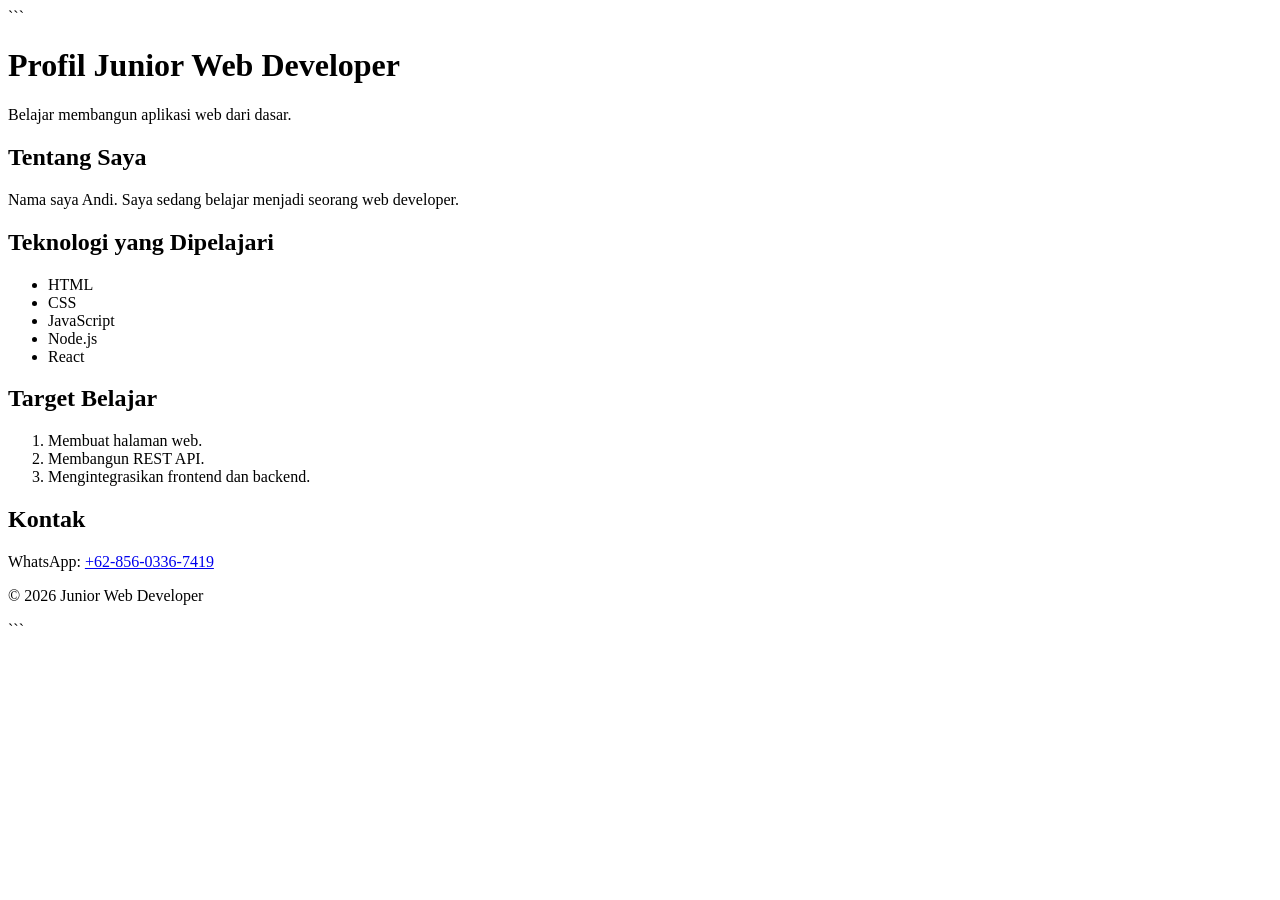
<file: Day 1/index.html>
```
<!DOCTYPE html>
<html lang="id">
<head>
    <meta charset="UTF-8">
    <meta name="viewport" content="width=device-width, initial-scale=1.0">
    <title>Profil Junior Web Developer</title>
</head>
<body>
    <header>
        <h1>Profil Junior Web Developer</h1>
        <p>Belajar membangun aplikasi web dari dasar.</p>
    </header>

    <main>
        <section>
            <h2>Tentang Saya</h2>
            <p>Nama saya Andi. Saya sedang belajar
                menjadi seorang web developer.</p>
        </section>

        <section>
            <h2>Teknologi yang Dipelajari</h2>
            <ul>
                <li>HTML</li>
                <li>CSS</li>
                <li>JavaScript</li>
                <li>Node.js</li>
                <li>React</li>
            </ul>
        </section>

        <section>
            <h2>Target Belajar</h2>
            <ol>
                <li>Membuat halaman web.</li>
                <li>Membangun REST API.</li>
                <li>Mengintegrasikan frontend dan backend.</li>
            </ol>
        </section>

        <section>
            <h2>Kontak</h2>
            <p>
                WhatsApp:
                <a href="https://wa.me/6285603367419" target="_blank">
                    +62-856-0336-7419
                </a>
            </p>
        </section>
    </main>

    <footer>
        <p>&copy; 2026 Junior Web Developer</p>
    </footer>
</body>
</html>
```
</file>
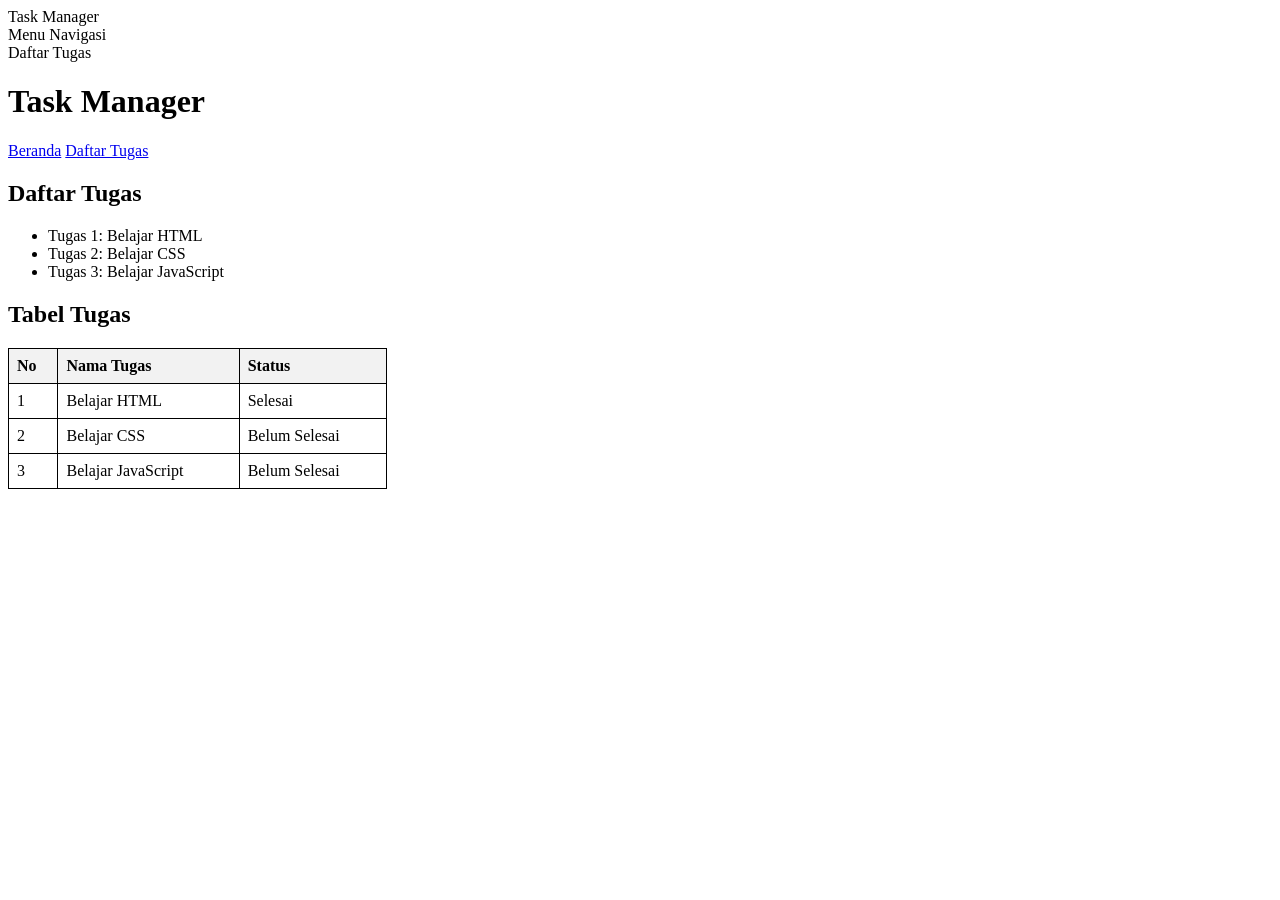
<file: Day 2/index.html>
<!DOCTYPE html>
<html lang="id">
<head>
    <meta charset="UTF-8">
    <meta name="viewport" content="width=device-width, initial-scale=1.0">
    <title>Document</title>
</head>
<body>
    <div>
        <div>Task Manager </div>
        <div>Menu Navigasi</div>
        <div>Daftar Tugas </div>
    </div>
    <header>
        <h1>Task Manager</h1>
        <nav aria-label="Navigasi Utama">
            <a href="Ringkasan">Beranda</a>
            <a href="Daftar Tugas">Daftar Tugas</a>
        

        </nav>
    <main>
        <section>
            <h2>Daftar Tugas</h2>
            <ul>
                <li>Tugas 1: Belajar HTML</li>
                <li>Tugas 2: Belajar CSS</li>
                <li>Tugas 3: Belajar JavaScript</li>
            </ul>
        </section>

        <style>
            table {
                width: 30%;
                border-collapse: collapse;
            }
            th, td {
                border: 1px solid #000;
                padding: 8px;
                text-align: left;
            }
            th {
                background-color: #f2f2f2;
            }
        </style>
        <section id="tabel tugas">
            <h2>Tabel Tugas</h2>
            <table>
                <thead>
                    <tr>
                        <th>No</th>
                        <th>Nama Tugas</th>
                        <th>Status</th>
                    </tr>
                </thead>
                <tbody>
                    <tr>
                        <td>1</td>
                        <td>Belajar HTML</td>
                        <td>Selesai</td>
                    </tr>
                    <tr>
                        <td>2</td>
                        <td>Belajar CSS</td>
                        <td>Belum Selesai</td>
                    </tr>
                    <tr>
                        <td>3</td>
                        <td>Belajar JavaScript</td>
                        <td>Belum Selesai</td>
                    </tr>
                </tbody>
            </table>
        </section>

    </main>
</body>
</html>
</file>
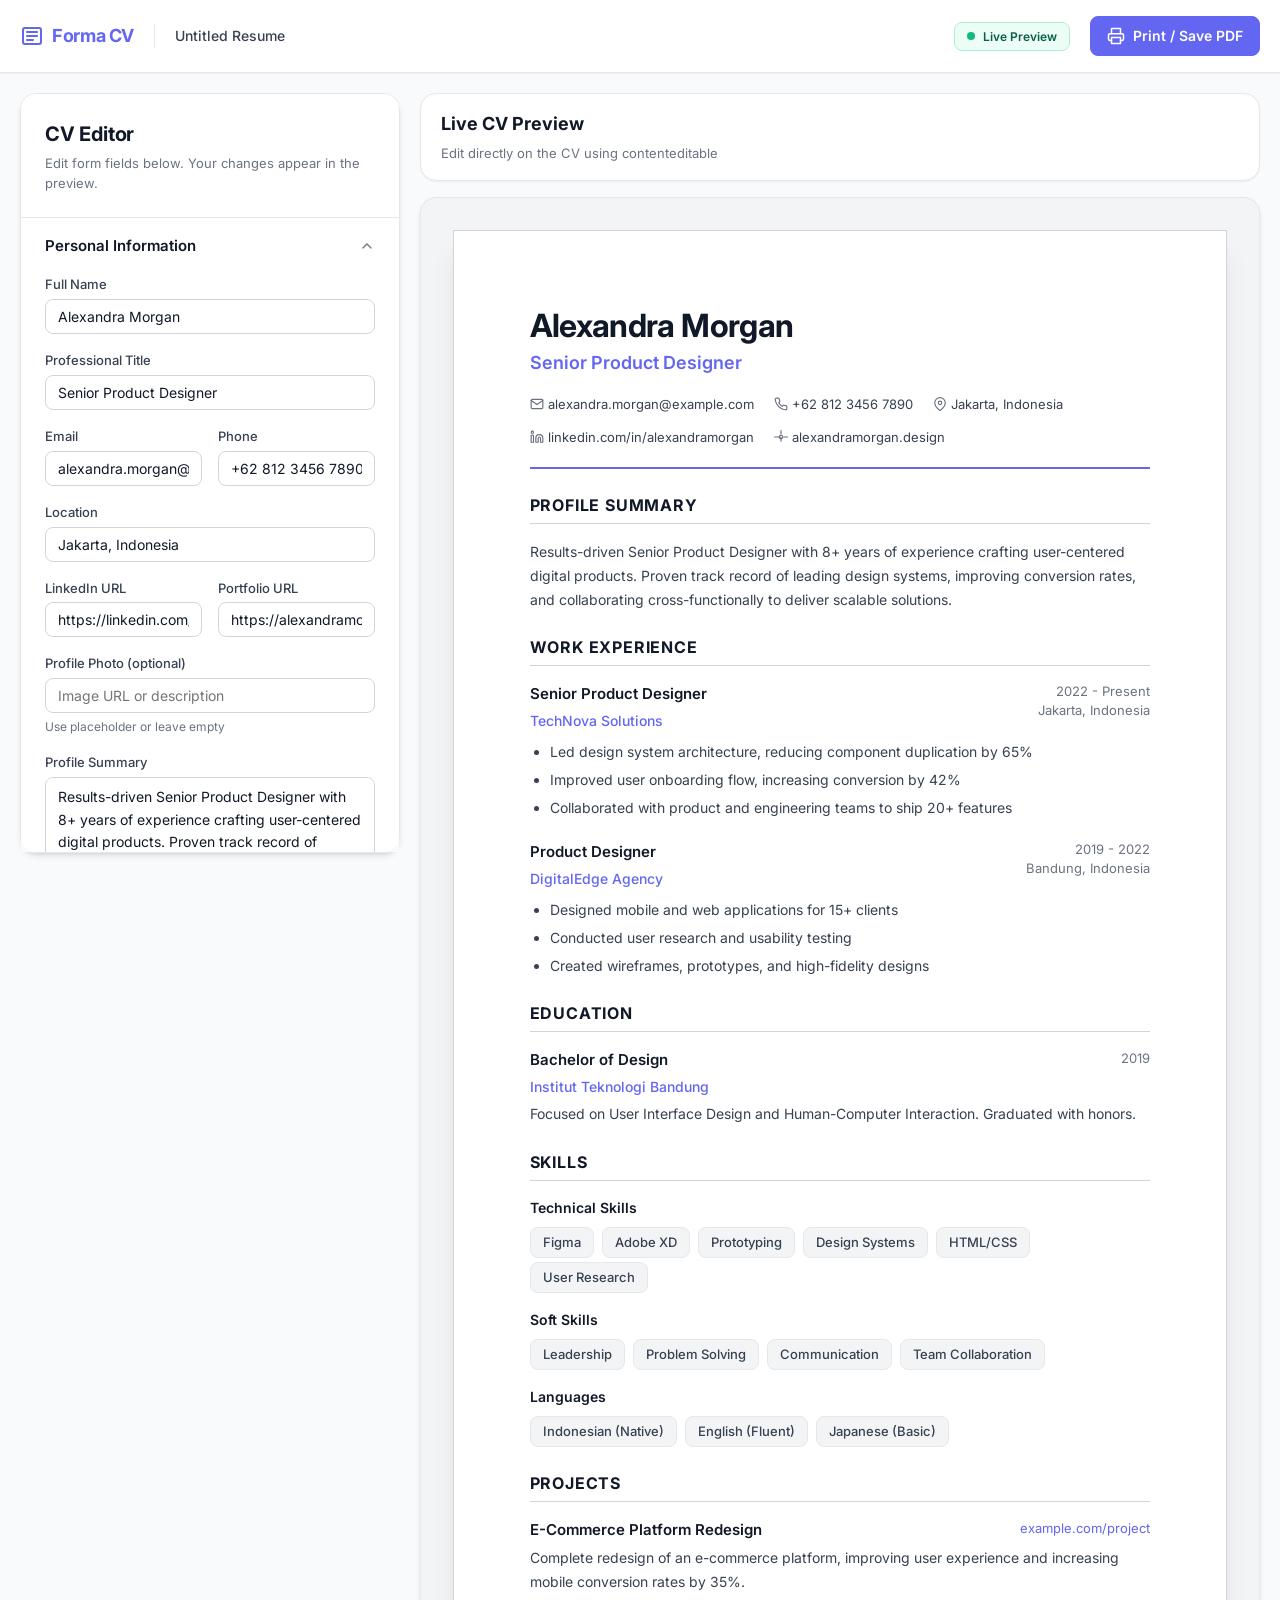
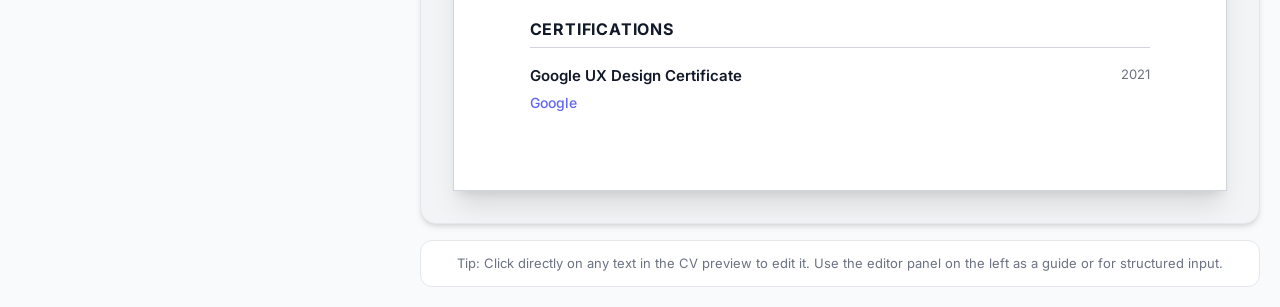
<file: Day 3/index.html>
<!DOCTYPE html>
<html lang="id">
<head>
    <meta charset="UTF-8">
    <meta name="viewport" content="width=device-width, initial-scale=1.0">
    <title>Forma CV - Premium Editable CV Builder</title>
    <link rel="preconnect" href="https://fonts.googleapis.com">
    <link rel="preconnect" href="https://fonts.gstatic.com" crossorigin>
    <link href="https://fonts.googleapis.com/css2?family=Inter:wght@400;500;600;700&display=swap" rel="stylesheet">
    <link rel="stylesheet" href="style.css">
</head>
<body>
    <!-- Top Navigation Bar -->
    <header class="top-nav">
        <div class="nav-left">
            <div class="nav-logo">
                <svg class="nav-logo-icon" width="24" height="24" viewBox="0 0 24 24" fill="none" xmlns="http://www.w3.org/2000/svg" aria-hidden="true">
                    <rect x="3" y="4" width="18" height="16" rx="2" stroke="currentColor" stroke-width="2"/>
                    <line x1="7" y1="8" x2="17" y2="8" stroke="currentColor" stroke-width="2" stroke-linecap="round"/>
                    <line x1="7" y1="12" x2="17" y2="12" stroke="currentColor" stroke-width="2" stroke-linecap="round"/>
                    <line x1="7" y1="16" x2="13" y2="16" stroke="currentColor" stroke-width="2" stroke-linecap="round"/>
                </svg>
                <span class="nav-logo-text">Forma CV</span>
            </div>
            <div class="nav-divider"></div>
            <div class="nav-document">
                <span class="nav-document-label">Untitled Resume</span>
            </div>
        </div>
        <div class="nav-right">
            <div class="nav-indicator">
                <span class="nav-indicator-dot"></span>
                <span class="nav-indicator-text">Live Preview</span>
            </div>
            <a href="#print-instructions" class="nav-print-btn">
                <svg class="nav-btn-icon" width="18" height="18" viewBox="0 0 24 24" fill="none" xmlns="http://www.w3.org/2000/svg" aria-hidden="true">
                    <polyline points="6 9 6 2 18 2 18 9" stroke="currentColor" stroke-width="2" stroke-linecap="round" stroke-linejoin="round"/>
                    <path d="M6 18H4a2 2 0 0 1-2-2v-5a2 2 0 0 1 2-2h16a2 2 0 0 1 2 2v5a2 2 0 0 1-2 2h-2" stroke="currentColor" stroke-width="2" stroke-linecap="round" stroke-linejoin="round"/>
                    <rect x="6" y="14" width="12" height="8" stroke="currentColor" stroke-width="2" stroke-linecap="round" stroke-linejoin="round"/>
                </svg>
                Print / Save PDF
            </a>
        </div>
    </header>

    <!-- Main Workspace -->
    <main class="workspace">
        <!-- Left Column - CV Editor -->
        <aside class="editor-panel">
            <div class="editor-header">
                <h1 class="editor-title">CV Editor</h1>
                <p class="editor-subtitle">Edit form fields below. Your changes appear in the preview.</p>
            </div>

            <!-- Personal Information -->
            <details class="editor-section" open>
                <summary class="editor-section-summary">
                    <span class="editor-section-title">Personal Information</span>
                    <svg class="editor-section-chevron" width="16" height="16" viewBox="0 0 24 24" fill="none" xmlns="http://www.w3.org/2000/svg" aria-hidden="true">
                        <polyline points="6 9 12 15 18 9" stroke="currentColor" stroke-width="2" stroke-linecap="round" stroke-linejoin="round"/>
                    </svg>
                </summary>
                <div class="editor-section-content">
                    <div class="form-group">
                        <label for="fullName" class="form-label">Full Name</label>
                        <input type="text" id="fullName" class="form-input" value="Alexandra Morgan" placeholder="Enter full name">
                    </div>
                    <div class="form-group">
                        <label for="professionalTitle" class="form-label">Professional Title</label>
                        <input type="text" id="professionalTitle" class="form-input" value="Senior Product Designer" placeholder="e.g., Software Engineer">
                    </div>
                    <div class="form-row">
                        <div class="form-group form-group-half">
                            <label for="email" class="form-label">Email</label>
                            <input type="email" id="email" class="form-input" value="alexandra.morgan@example.com" placeholder="email@example.com">
                        </div>
                        <div class="form-group form-group-half">
                            <label for="phone" class="form-label">Phone</label>
                            <input type="tel" id="phone" class="form-input" value="+62 812 3456 7890" placeholder="+62 xxx xxx xxx">
                        </div>
                    </div>
                    <div class="form-group">
                        <label for="location" class="form-label">Location</label>
                        <input type="text" id="location" class="form-input" value="Jakarta, Indonesia" placeholder="City, Country">
                    </div>
                    <div class="form-row">
                        <div class="form-group form-group-half">
                            <label for="linkedin" class="form-label">LinkedIn URL</label>
                            <input type="url" id="linkedin" class="form-input" value="https://linkedin.com/in/alexandramorgan" placeholder="https://linkedin.com/in/...">
                        </div>
                        <div class="form-group form-group-half">
                            <label for="portfolio" class="form-label">Portfolio URL</label>
                            <input type="url" id="portfolio" class="form-input" value="https://alexandramorgan.design" placeholder="https://...">
                        </div>
                    </div>
                    <div class="form-group">
                        <label for="profilePhoto" class="form-label">Profile Photo (optional)</label>
                        <input type="text" id="profilePhoto" class="form-input" placeholder="Image URL or description" value="">
                        <p class="form-hint">Use placeholder or leave empty</p>
                    </div>
                    <div class="form-group">
                        <label for="profileSummary" class="form-label">Profile Summary</label>
                        <textarea id="profileSummary" class="form-textarea" rows="4" placeholder="Brief professional summary...">Results-driven Senior Product Designer with 8+ years of experience crafting user-centered digital products. Proven track record of leading design systems, improving conversion rates, and collaborating cross-functionally to deliver scalable solutions.</textarea>
                    </div>
                </div>
            </details>

            <!-- Work Experience -->
            <details class="editor-section" open>
                <summary class="editor-section-summary">
                    <span class="editor-section-title">Work Experience</span>
                    <svg class="editor-section-chevron" width="16" height="16" viewBox="0 0 24 24" fill="none" xmlns="http://www.w3.org/2000/svg" aria-hidden="true">
                        <polyline points="6 9 12 15 18 9" stroke="currentColor" stroke-width="2" stroke-linecap="round" stroke-linejoin="round"/>
                    </svg>
                </summary>
                <div class="editor-section-content">
                    <div class="experience-item">
                        <div class="experience-item-header">
                            <span class="experience-item-title">Experience 1</span>
                        </div>
                        <div class="form-group">
                            <label for="jobTitle1" class="form-label">Job Title</label>
                            <input type="text" id="jobTitle1" class="form-input" value="Senior Product Designer">
                        </div>
                        <div class="form-group">
                            <label for="company1" class="form-label">Company Name</label>
                            <input type="text" id="company1" class="form-input" value="TechNova Solutions">
                        </div>
                        <div class="form-row">
                            <div class="form-group form-group-half">
                                <label for="period1" class="form-label">Employment Period</label>
                                <input type="text" id="period1" class="form-input" value="2022 - Present">
                            </div>
                            <div class="form-group form-group-half">
                                <label for="locationExp1" class="form-label">Location</label>
                                <input type="text" id="locationExp1" class="form-input" value="Jakarta, Indonesia">
                            </div>
                        </div>
                        <div class="form-group">
                            <label for="jobDesc1" class="form-label">Job Description</label>
                            <textarea id="jobDesc1" class="form-textarea" rows="4">- Led design system architecture, reducing component duplication by 65%
- Improved user onboarding flow, increasing conversion by 42%
- Collaborated with product and engineering teams to ship 20+ features</textarea>
                        </div>
                    </div>

                    <div class="experience-divider"></div>

                    <div class="experience-item">
                        <div class="experience-item-header">
                            <span class="experience-item-title">Experience 2</span>
                        </div>
                        <div class="form-group">
                            <label for="jobTitle2" class="form-label">Job Title</label>
                            <input type="text" id="jobTitle2" class="form-input" value="Product Designer">
                        </div>
                        <div class="form-group">
                            <label for="company2" class="form-label">Company Name</label>
                            <input type="text" id="company2" class="form-input" value="DigitalEdge Agency">
                        </div>
                        <div class="form-row">
                            <div class="form-group form-group-half">
                                <label for="period2" class="form-label">Employment Period</label>
                                <input type="text" id="period2" class="form-input" value="2019 - 2022">
                            </div>
                            <div class="form-group form-group-half">
                                <label for="locationExp2" class="form-label">Location</label>
                                <input type="text" id="locationExp2" class="form-input" value="Bandung, Indonesia">
                            </div>
                        </div>
                        <div class="form-group">
                            <label for="jobDesc2" class="form-label">Job Description</label>
                            <textarea id="jobDesc2" class="form-textarea" rows="4">- Designed mobile and web applications for 15+ clients
- Conducted user research and usability testing
- Created wireframes, prototypes, and high-fidelity designs</textarea>
                        </div>
                    </div>
                </div>
            </details>

            <!-- Education -->
            <details class="editor-section" open>
                <summary class="editor-section-summary">
                    <span class="editor-section-title">Education</span>
                    <svg class="editor-section-chevron" width="16" height="16" viewBox="0 0 24 24" fill="none" xmlns="http://www.w3.org/2000/svg" aria-hidden="true">
                        <polyline points="6 9 12 15 18 9" stroke="currentColor" stroke-width="2" stroke-linecap="round" stroke-linejoin="round"/>
                    </svg>
                </summary>
                <div class="editor-section-content">
                    <div class="form-group">
                        <label for="degree" class="form-label">Degree</label>
                        <input type="text" id="degree" class="form-input" value="Bachelor of Design">
                    </div>
                    <div class="form-group">
                        <label for="school" class="form-label">School / University</label>
                        <input type="text" id="school" class="form-input" value="Institut Teknologi Bandung">
                    </div>
                    <div class="form-row">
                        <div class="form-group form-group-half">
                            <label for="graduationYear" class="form-label">Graduation Year</label>
                            <input type="text" id="graduationYear" class="form-input" value="2019">
                        </div>
                    </div>
                    <div class="form-group">
                        <label for="educationDesc" class="form-label">Description</label>
                        <textarea id="educationDesc" class="form-textarea" rows="3">Focused on User Interface Design and Human-Computer Interaction. Graduated with honors.</textarea>
                    </div>
                </div>
            </details>

            <!-- Skills -->
            <details class="editor-section" open>
                <summary class="editor-section-summary">
                    <span class="editor-section-title">Skills</span>
                    <svg class="editor-section-chevron" width="16" height="16" viewBox="0 0 24 24" fill="none" xmlns="http://www.w3.org/2000/svg" aria-hidden="true">
                        <polyline points="6 9 12 15 18 9" stroke="currentColor" stroke-width="2" stroke-linecap="round" stroke-linejoin="round"/>
                    </svg>
                </summary>
                <div class="editor-section-content">
                    <div class="form-group">
                        <label for="technicalSkills" class="form-label">Technical Skills</label>
                        <textarea id="technicalSkills" class="form-textarea" rows="3" placeholder="e.g., Figma, Adobe XD, HTML/CSS">Figma, Adobe XD, Prototyping, Design Systems, HTML/CSS, User Research</textarea>
                    </div>
                    <div class="form-group">
                        <label for="softSkills" class="form-label">Soft Skills</label>
                        <textarea id="softSkills" class="form-textarea" rows="3" placeholder="e.g., Leadership, Communication">Leadership, Problem Solving, Communication, Team Collaboration</textarea>
                    </div>
                    <div class="form-group">
                        <label for="languages" class="form-label">Languages</label>
                        <textarea id="languages" class="form-textarea" rows="2" placeholder="e.g., Indonesian (Native), English (Fluent)">Indonesian (Native), English (Fluent), Japanese (Basic)</textarea>
                    </div>
                </div>
            </details>

            <!-- Projects -->
            <details class="editor-section" open>
                <summary class="editor-section-summary">
                    <span class="editor-section-title">Projects</span>
                    <svg class="editor-section-chevron" width="16" height="16" viewBox="0 0 24 24" fill="none" xmlns="http://www.w3.org/2000/svg" aria-hidden="true">
                        <polyline points="6 9 12 15 18 9" stroke="currentColor" stroke-width="2" stroke-linecap="round" stroke-linejoin="round"/>
                    </svg>
                </summary>
                <div class="editor-section-content">
                    <div class="form-group">
                        <label for="projectName" class="form-label">Project Name</label>
                        <input type="text" id="projectName" class="form-input" value="E-Commerce Platform Redesign">
                    </div>
                    <div class="form-group">
                        <label for="projectUrl" class="form-label">Project URL</label>
                        <input type="url" id="projectUrl" class="form-input" value="https://example.com/project">
                    </div>
                    <div class="form-group">
                        <label for="projectDesc" class="form-label">Description</label>
                        <textarea id="projectDesc" class="form-textarea" rows="3">Complete redesign of an e-commerce platform, improving user experience and increasing mobile conversion rates by 35%.</textarea>
                    </div>
                </div>
            </details>

            <!-- Certifications -->
            <details class="editor-section">
                <summary class="editor-section-summary">
                    <span class="editor-section-title">Certifications (optional)</span>
                    <svg class="editor-section-chevron" width="16" height="16" viewBox="0 0 24 24" fill="none" xmlns="http://www.w3.org/2000/svg" aria-hidden="true">
                        <polyline points="6 9 12 15 18 9" stroke="currentColor" stroke-width="2" stroke-linecap="round" stroke-linejoin="round"/>
                    </svg>
                </summary>
                <div class="editor-section-content">
                    <div class="form-group">
                        <label for="certName" class="form-label">Certification Name</label>
                        <input type="text" id="certName" class="form-input" value="Google UX Design Certificate">
                    </div>
                    <div class="form-group">
                        <label for="certIssuer" class="form-label">Issuer</label>
                        <input type="text" id="certIssuer" class="form-input" value="Google">
                    </div>
                    <div class="form-group">
                        <label for="certDate" class="form-label">Date</label>
                        <input type="text" id="certDate" class="form-input" value="2021">
                    </div>
                </div>
            </details>

            <!-- Print Instructions -->
            <section id="print-instructions" class="print-instructions">
                <h2 class="print-instructions-title">Print / Save PDF</h2>
                <p class="print-instructions-text">To save this CV as PDF or print it:</p>
                <ol class="print-instructions-list">
                    <li>Press <strong>Ctrl+P</strong> (Windows/Linux) or <strong>⌘+P</strong> (Mac)</li>
                    <li>Set destination to <strong>Save as PDF</strong> or your printer</li>
                    <li>The navigation, editor panel, and controls will be hidden automatically</li>
                    <li>Only the CV preview will be printed</li>
                </ol>
                <p class="print-instructions-note">Use browser's native print functionality. No JavaScript is used.</p>
            </section>
        </aside>

        <!-- Right Column - Live CV Preview -->
        <section class="preview-panel">
            <div class="preview-header">
                <h2 class="preview-title">Live CV Preview</h2>
                <p class="preview-subtitle">Edit directly on the CV using contenteditable</p>
            </div>
            <div class="preview-container">
                <article class="cv-page" contenteditable="true" spellcheck="false">
                    <!-- Header -->
                    <header class="cv-header">
                        <h1 class="cv-name">Alexandra Morgan</h1>
                        <p class="cv-title">Senior Product Designer</p>
                        <div class="cv-contact">
                            <div class="cv-contact-item">
                                <svg class="cv-contact-icon" width="14" height="14" viewBox="0 0 24 24" fill="none" xmlns="http://www.w3.org/2000/svg" aria-hidden="true">
                                    <path d="M4 4h16c1.1 0 2 .9 2 2v12c0 1.1-.9 2-2 2H4c-1.1 0-2-.9-2-2V6c0-1.1.9-2 2-2z" stroke="currentColor" stroke-width="2" stroke-linecap="round" stroke-linejoin="round"/>
                                    <polyline points="22,6 12,13 2,6" stroke="currentColor" stroke-width="2" stroke-linecap="round" stroke-linejoin="round"/>
                                </svg>
                                <span>alexandra.morgan@example.com</span>
                            </div>
                            <div class="cv-contact-item">
                                <svg class="cv-contact-icon" width="14" height="14" viewBox="0 0 24 24" fill="none" xmlns="http://www.w3.org/2000/svg" aria-hidden="true">
                                    <path d="M22 16.92v3a2 2 0 0 1-2.18 2 19.79 19.79 0 0 1-8.63-3.07 19.5 19.5 0 0 1-6-6 19.79 19.79 0 0 1-3.07-8.67A2 2 0 0 1 4.11 2h3a2 2 0 0 1 2 1.72 12.84 12.84 0 0 0 .7 2.81 2 2 0 0 1-.45 2.11L8.09 9.91a16 16 0 0 0 6 6l1.27-1.27a2 2 0 0 1 2.11-.45 12.84 12.84 0 0 0 2.81.7A2 2 0 0 1 22 16.92z" stroke="currentColor" stroke-width="2" stroke-linecap="round" stroke-linejoin="round"/>
                                </svg>
                                <span>+62 812 3456 7890</span>
                            </div>
                            <div class="cv-contact-item">
                                <svg class="cv-contact-icon" width="14" height="14" viewBox="0 0 24 24" fill="none" xmlns="http://www.w3.org/2000/svg" aria-hidden="true">
                                    <path d="M21 10c0 7-9 13-9 13s-9-6-9-13a9 9 0 0 1 18 0z" stroke="currentColor" stroke-width="2" stroke-linecap="round" stroke-linejoin="round"/>
                                    <circle cx="12" cy="10" r="3" stroke="currentColor" stroke-width="2" stroke-linecap="round" stroke-linejoin="round"/>
                                </svg>
                                <span>Jakarta, Indonesia</span>
                            </div>
                            <div class="cv-contact-item">
                                <svg class="cv-contact-icon" width="14" height="14" viewBox="0 0 24 24" fill="none" xmlns="http://www.w3.org/2000/svg" aria-hidden="true">
                                    <path d="M16 8a6 6 0 0 1 6 6v7h-4v-7a2 2 0 0 0-2-2 2 2 0 0 0-2 2v7h-4v-7a6 6 0 0 1 6-6z" stroke="currentColor" stroke-width="2" stroke-linecap="round" stroke-linejoin="round"/>
                                    <rect x="2" y="9" width="4" height="12" stroke="currentColor" stroke-width="2" stroke-linecap="round" stroke-linejoin="round"/>
                                    <circle cx="4" cy="4" r="2" stroke="currentColor" stroke-width="2" stroke-linecap="round" stroke-linejoin="round"/>
                                </svg>
                                <span>linkedin.com/in/alexandramorgan</span>
                            </div>
                            <div class="cv-contact-item">
                                <svg class="cv-contact-icon" width="14" height="14" viewBox="0 0 24 24" fill="none" xmlns="http://www.w3.org/2000/svg" aria-hidden="true">
                                    <circle cx="12" cy="12" r="3" stroke="currentColor" stroke-width="2" stroke-linecap="round" stroke-linejoin="round"/>
                                    <path d="M12 1v6m0 6v6m11-7h-6m-6 0H1" stroke="currentColor" stroke-width="2" stroke-linecap="round" stroke-linejoin="round"/>
                                </svg>
                                <span>alexandramorgan.design</span>
                            </div>
                        </div>
                    </header>

                    <!-- Profile Summary -->
                    <section class="cv-section">
                        <h2 class="cv-section-title">Profile Summary</h2>
                        <p class="cv-section-text">Results-driven Senior Product Designer with 8+ years of experience crafting user-centered digital products. Proven track record of leading design systems, improving conversion rates, and collaborating cross-functionally to deliver scalable solutions.</p>
                    </section>

                    <!-- Work Experience -->
                    <section class="cv-section">
                        <h2 class="cv-section-title">Work Experience</h2>
                        <div class="cv-experience-item">
                            <div class="cv-experience-header">
                                <div>
                                    <h3 class="cv-experience-role">Senior Product Designer</h3>
                                    <p class="cv-experience-company">TechNova Solutions</p>
                                </div>
                                <div class="cv-experience-meta">
                                    <p class="cv-experience-period">2022 - Present</p>
                                    <p class="cv-experience-location">Jakarta, Indonesia</p>
                                </div>
                            </div>
                            <ul class="cv-experience-list">
                                <li>Led design system architecture, reducing component duplication by 65%</li>
                                <li>Improved user onboarding flow, increasing conversion by 42%</li>
                                <li>Collaborated with product and engineering teams to ship 20+ features</li>
                            </ul>
                        </div>
                        <div class="cv-experience-item">
                            <div class="cv-experience-header">
                                <div>
                                    <h3 class="cv-experience-role">Product Designer</h3>
                                    <p class="cv-experience-company">DigitalEdge Agency</p>
                                </div>
                                <div class="cv-experience-meta">
                                    <p class="cv-experience-period">2019 - 2022</p>
                                    <p class="cv-experience-location">Bandung, Indonesia</p>
                                </div>
                            </div>
                            <ul class="cv-experience-list">
                                <li>Designed mobile and web applications for 15+ clients</li>
                                <li>Conducted user research and usability testing</li>
                                <li>Created wireframes, prototypes, and high-fidelity designs</li>
                            </ul>
                        </div>
                    </section>

                    <!-- Education -->
                    <section class="cv-section">
                        <h2 class="cv-section-title">Education</h2>
                        <div class="cv-education-item">
                            <div class="cv-education-header">
                                <div>
                                    <h3 class="cv-education-degree">Bachelor of Design</h3>
                                    <p class="cv-education-school">Institut Teknologi Bandung</p>
                                </div>
                                <div class="cv-education-meta">
                                    <p class="cv-education-year">2019</p>
                                </div>
                            </div>
                            <p class="cv-education-desc">Focused on User Interface Design and Human-Computer Interaction. Graduated with honors.</p>
                        </div>
                    </section>

                    <!-- Skills -->
                    <section class="cv-section">
                        <h2 class="cv-section-title">Skills</h2>
                        <div class="cv-skills-group">
                            <h3 class="cv-skills-group-title">Technical Skills</h3>
                            <div class="cv-skills-chips">
                                <span class="cv-skill-chip">Figma</span>
                                <span class="cv-skill-chip">Adobe XD</span>
                                <span class="cv-skill-chip">Prototyping</span>
                                <span class="cv-skill-chip">Design Systems</span>
                                <span class="cv-skill-chip">HTML/CSS</span>
                                <span class="cv-skill-chip">User Research</span>
                            </div>
                        </div>
                        <div class="cv-skills-group">
                            <h3 class="cv-skills-group-title">Soft Skills</h3>
                            <div class="cv-skills-chips">
                                <span class="cv-skill-chip">Leadership</span>
                                <span class="cv-skill-chip">Problem Solving</span>
                                <span class="cv-skill-chip">Communication</span>
                                <span class="cv-skill-chip">Team Collaboration</span>
                            </div>
                        </div>
                        <div class="cv-skills-group">
                            <h3 class="cv-skills-group-title">Languages</h3>
                            <div class="cv-skills-chips">
                                <span class="cv-skill-chip">Indonesian (Native)</span>
                                <span class="cv-skill-chip">English (Fluent)</span>
                                <span class="cv-skill-chip">Japanese (Basic)</span>
                            </div>
                        </div>
                    </section>

                    <!-- Projects -->
                    <section class="cv-section">
                        <h2 class="cv-section-title">Projects</h2>
                        <div class="cv-project-item">
                            <div class="cv-project-header">
                                <h3 class="cv-project-name">E-Commerce Platform Redesign</h3>
                                <a href="https://example.com/project" class="cv-project-link" target="_blank" rel="noopener noreferrer">example.com/project</a>
                            </div>
                            <p class="cv-project-desc">Complete redesign of an e-commerce platform, improving user experience and increasing mobile conversion rates by 35%.</p>
                        </div>
                    </section>

                    <!-- Certifications -->
                    <section class="cv-section">
                        <h2 class="cv-section-title">Certifications</h2>
                        <div class="cv-cert-item">
                            <div class="cv-cert-header">
                                <h3 class="cv-cert-name">Google UX Design Certificate</h3>
                                <span class="cv-cert-date">2021</span>
                            </div>
                            <p class="cv-cert-issuer">Google</p>
                        </div>
                    </section>
                </article>
            </div>
            <p class="preview-note">Tip: Click directly on any text in the CV preview to edit it. Use the editor panel on the left as a guide or for structured input.</p>
        </section>
    </main>
</body>
</html>
</file>
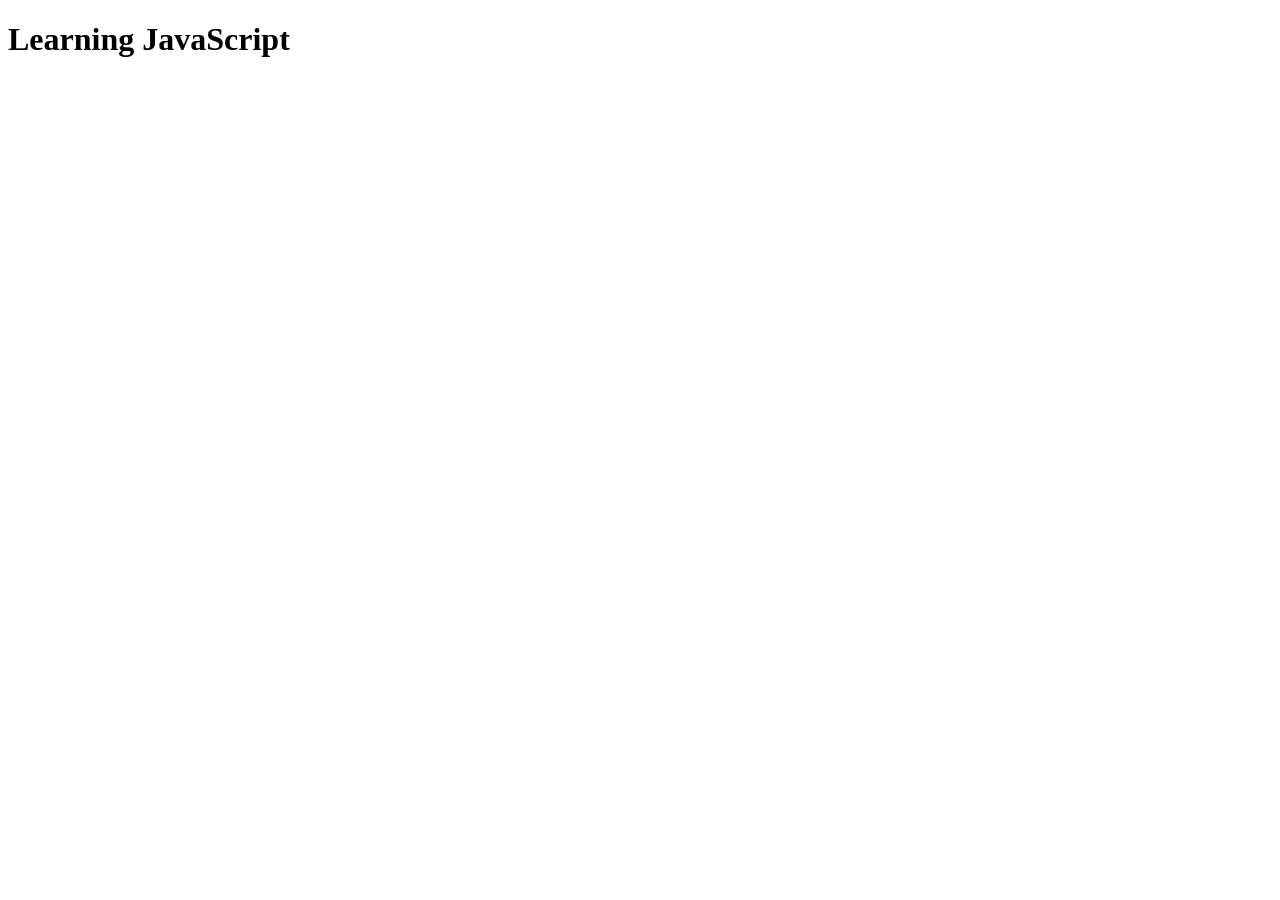
<file: Day 4/index.html>
<!DOCTYPE html>
<html lang="en">
<head>
    <meta charset="UTF-8">
    <meta name="viewport" content="width=device-width, initial-scale=1.0">
    <title>Aplikasi Inventaris</title>
    <script src="script8.js" defer></script>
</head>
<body>
    <h1>Learning JavaScript</h1>
</body>
</html>
</file>
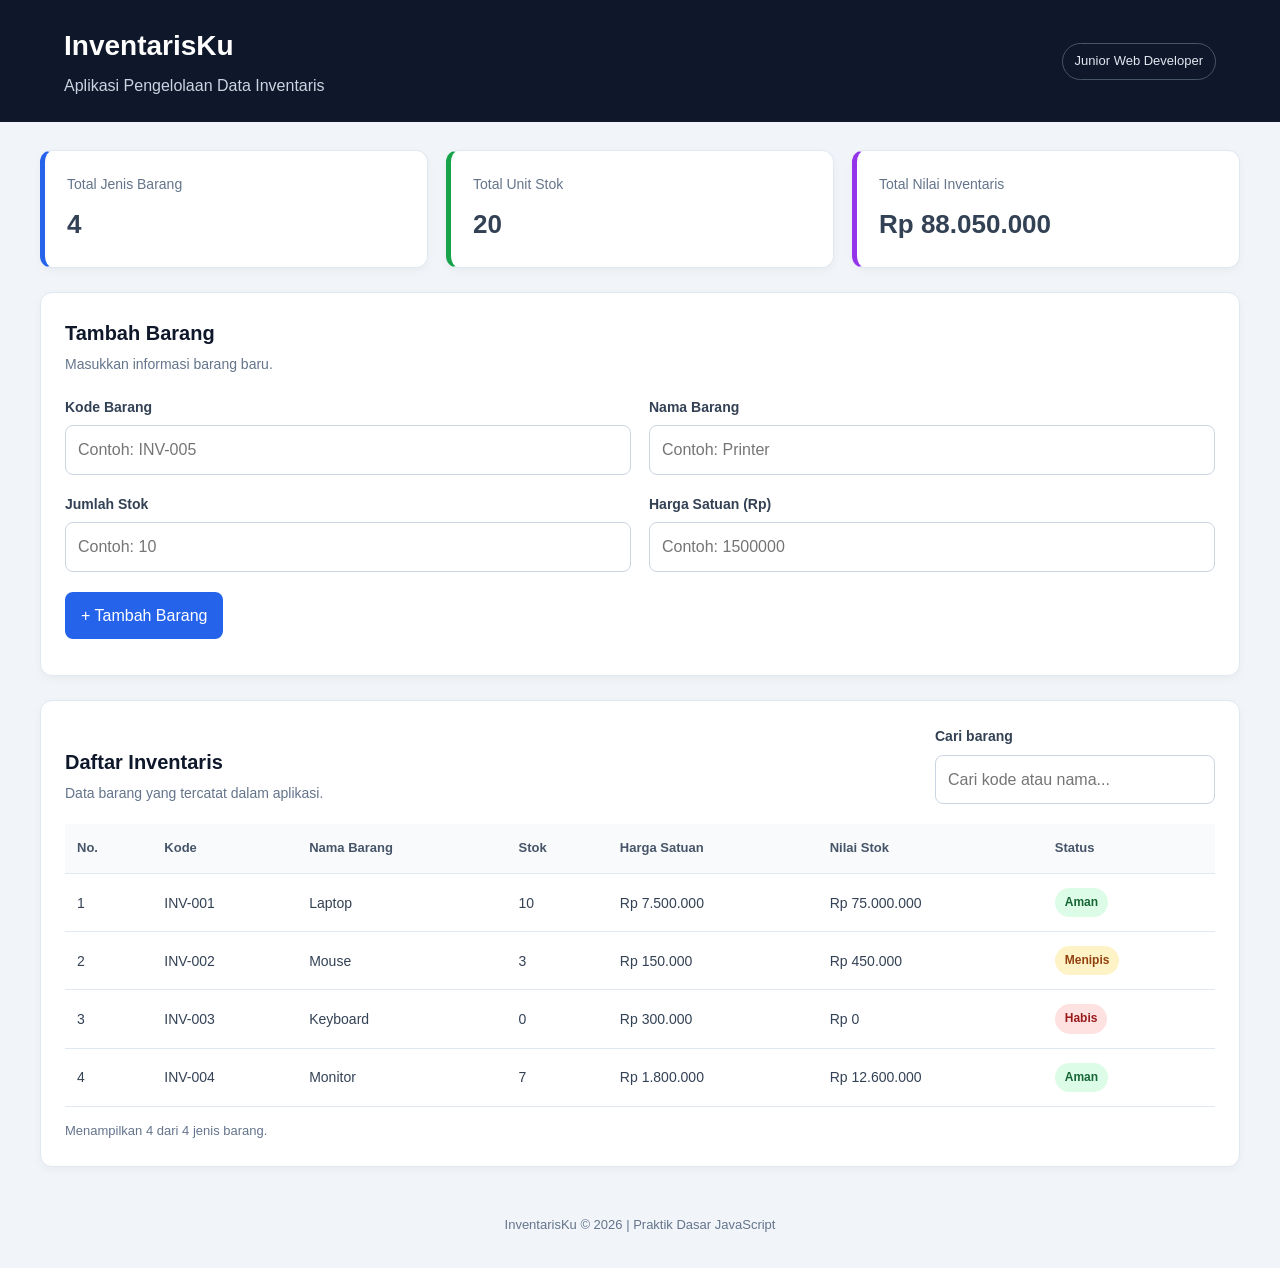
<file: Day 4/inventaris-web/index.html>
<!DOCTYPE html>
<html lang="id">
<head>
  <meta charset="UTF-8">
  <meta name="viewport" content="width=device-width, initial-scale=1.0">

  <title>Aplikasi InventarisKu</title>

  <!-- Menghubungkan file CSS -->
  <link rel="stylesheet" href="style.css">

  <!-- Menghubungkan file JavaScript -->
  <script src="script.js" defer></script>
</head>
<body>

  <header class="header">
    <div class="header-content">
      <div>
        <h1>InventarisKu</h1>
        <p>Aplikasi Pengelolaan Data Inventaris</p>
      </div>

      <span class="header-label">Junior Web Developer</span>
    </div>
  </header>

  <main class="container">

    <!-- Ringkasan inventaris -->
    <section class="summary">
      <article class="summary-card blue">
        <p>Total Jenis Barang</p>
        <h2 id="totalJenis">0</h2>
      </article>

      <article class="summary-card green">
        <p>Total Unit Stok</p>
        <h2 id="totalStok">0</h2>
      </article>

      <article class="summary-card purple">
        <p>Total Nilai Inventaris</p>
        <h2 id="totalNilai">Rp0</h2>
      </article>
    </section>

    <!-- Form tambah barang -->
    <section class="panel">
      <div class="section-heading">
        <div>
          <h2>Tambah Barang</h2>
          <p>Masukkan informasi barang baru.</p>
        </div>
      </div>

      <form id="formBarang">
        <div class="form-grid">

          <div class="form-group">
            <label for="kode">Kode Barang</label>
            <input
              type="text"
              id="kode"
              placeholder="Contoh: INV-005"
              required
            >
          </div>

          <div class="form-group">
            <label for="nama">Nama Barang</label>
            <input
              type="text"
              id="nama"
              placeholder="Contoh: Printer"
              required
            >
          </div>

          <div class="form-group">
            <label for="stok">Jumlah Stok</label>
            <input
              type="number"
              id="stok"
              min="0"
              step="1"
              placeholder="Contoh: 10"
              required
            >
          </div>

          <div class="form-group">
            <label for="harga">Harga Satuan (Rp)</label>
            <input
              type="number"
              id="harga"
              min="0"
              step="1"
              placeholder="Contoh: 1500000"
              required
            >
          </div>

        </div>

        <button type="submit" class="btn btn-primary">
          + Tambah Barang
        </button>

        <p id="pesanForm" class="form-message" role="status"></p>
      </form>
    </section>

    <!-- Tabel inventaris -->
    <section class="panel">
      <div class="section-heading table-heading">
        <div>
          <h2>Daftar Inventaris</h2>
          <p>Data barang yang tercatat dalam aplikasi.</p>
        </div>

        <div class="search-box">
          <label for="cariBarang">Cari barang</label>
          <input
            type="search"
            id="cariBarang"
            placeholder="Cari kode atau nama..."
          >
        </div>
      </div>

      <div class="table-wrapper">
        <table>
          <thead>
            <tr>
              <th>No.</th>
              <th>Kode</th>
              <th>Nama Barang</th>
              <th>Stok</th>
              <th>Harga Satuan</th>
              <th>Nilai Stok</th>
              <th>Status</th>
            </tr>
          </thead>

          <tbody id="tabelBarang">
            <!-- Baris tabel dibuat oleh JavaScript -->
          </tbody>
        </table>
      </div>

      <p id="infoHasil" class="table-info"></p>
    </section>

  </main>

  <footer class="footer">
    <p>InventarisKu &copy; 2026 | Praktik Dasar JavaScript</p>
  </footer>

</body>
</html>
</file>
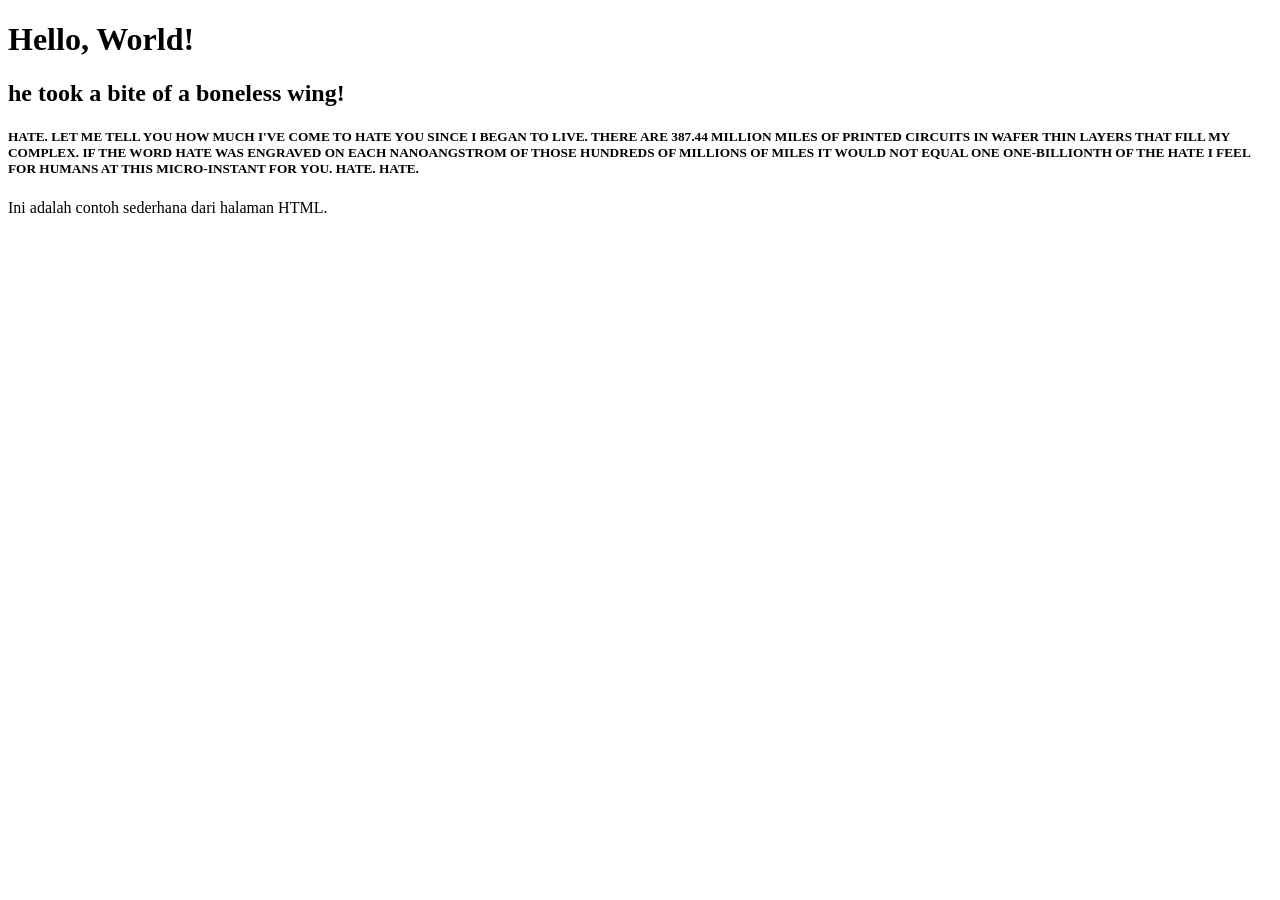
<file: Day 1/helloworld.html>
<!DOCTYPE html>
<html lang="id">
<head>
  <meta charset="UTF-8">
  <meta name="viewport" content="width=device-width, initial-scale=1.0">
  <title>Hello World</title>
</head>
<body>
  <h1>Hello, World!</h1>
  <h2>he took a bite of a boneless wing!</h2>
  <h5>HATE. LET ME TELL YOU HOW MUCH I'VE COME TO HATE YOU SINCE I BEGAN TO LIVE. THERE ARE 387.44 MILLION MILES OF PRINTED CIRCUITS IN WAFER THIN LAYERS THAT FILL MY COMPLEX. IF THE WORD HATE WAS ENGRAVED ON EACH NANOANGSTROM OF THOSE HUNDREDS OF MILLIONS OF MILES IT WOULD NOT EQUAL ONE ONE-BILLIONTH OF THE HATE I FEEL FOR HUMANS AT THIS MICRO-INSTANT FOR YOU. HATE. HATE.</h4>
  <p>Ini adalah contoh sederhana dari halaman HTML.</p>
</body>
</html>
</file>
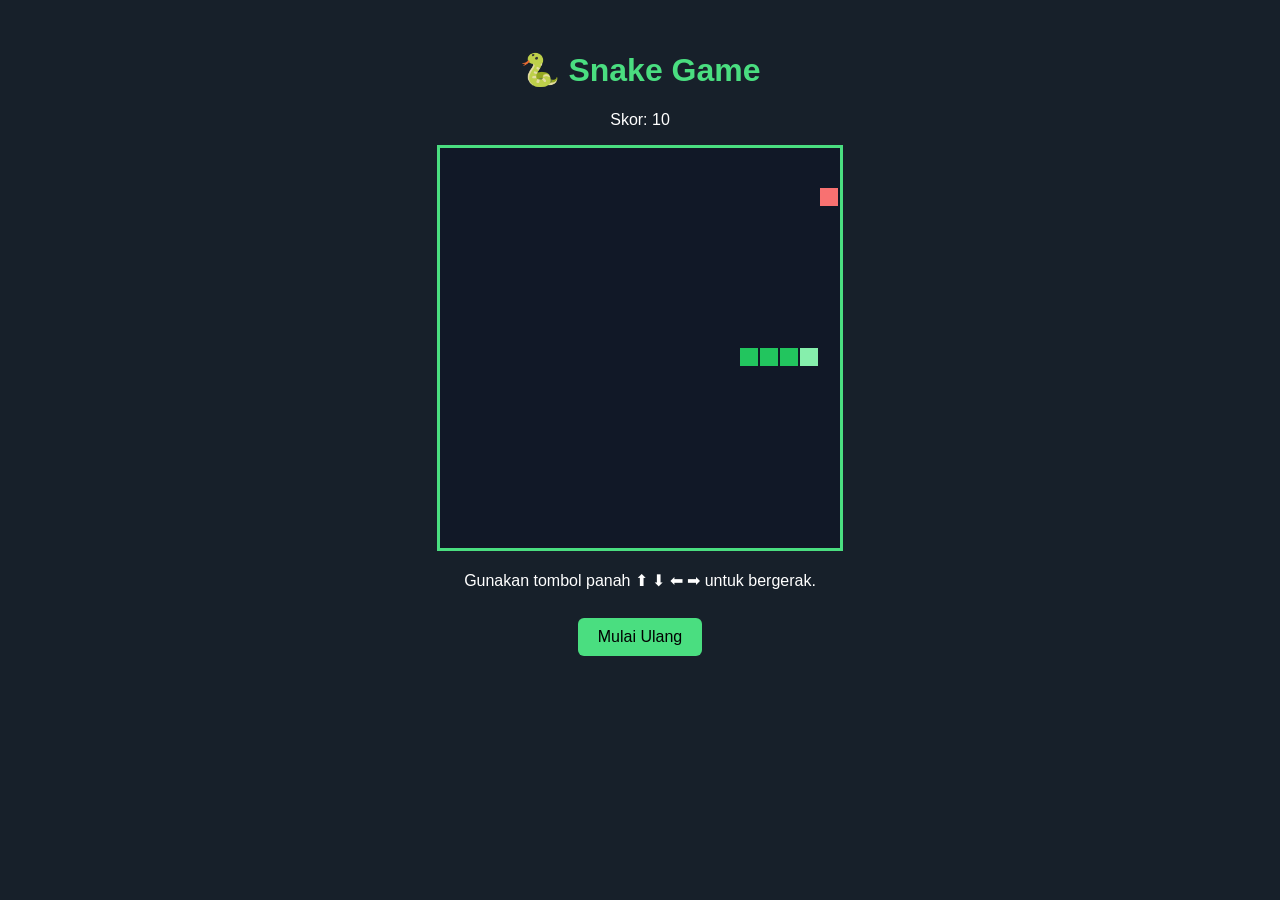
<file: Day 1/snake_game.html>
<!DOCTYPE html>
<html lang="id">
<head>
  <meta charset="UTF-8">
  <meta name="viewport" content="width=device-width, initial-scale=1.0">
  <title>Snake Game</title>

  <style>
    body {
      font-family: Arial, sans-serif;
      background: #17202a;
      color: white;
      text-align: center;
      margin: 0;
      padding: 30px 10px;
    }

    h1 {
      color: #4ade80;
    }

    canvas {
      background: #111827;
      border: 3px solid #4ade80;
      max-width: 100%;
      height: auto;
    }

    button {
      padding: 10px 20px;
      margin: 12px;
      border: none;
      border-radius: 6px;
      background: #4ade80;
      cursor: pointer;
      font-size: 16px;
    }

    button:hover {
      background: #22c55e;
    }
  </style>
</head>

<body>
  <h1>🐍 Snake Game</h1>
  <p>Skor: <span id="score">0</span></p>

  <canvas id="game" width="400" height="400"></canvas>

  <p>Gunakan tombol panah ⬆ ⬇ ⬅ ➡ untuk bergerak.</p>
  <button onclick="restartGame()">Mulai Ulang</button>

  <script>
    const canvas = document.getElementById("game");
    const ctx = canvas.getContext("2d");

    const size = 20;
    const cells = canvas.width / size;

    let snake, food, dx, dy, score, gameOver, timer;

    function restartGame() {
      snake = [
        { x: 10, y: 10 },
        { x: 9, y: 10 },
        { x: 8, y: 10 }
      ];

      food = { x: 15, y: 10 };
      dx = 1;
      dy = 0;
      score = 0;
      gameOver = false;

      document.getElementById("score").textContent = score;

      clearInterval(timer);
      draw();
      timer = setInterval(update, 120);
    }

    function draw() {
      ctx.clearRect(0, 0, canvas.width, canvas.height);

      // Menggambar makanan
      ctx.fillStyle = "#f87171";
      ctx.fillRect(
        food.x * size,
        food.y * size,
        size - 2,
        size - 2
      );

      // Menggambar ular
      snake.forEach((part, index) => {
        ctx.fillStyle = index === 0 ? "#86efac" : "#22c55e";
        ctx.fillRect(
          part.x * size,
          part.y * size,
          size - 2,
          size - 2
        );
      });
    }

    function update() {
      if (gameOver) return;

      const head = {
        x: snake[0].x + dx,
        y: snake[0].y + dy
      };

      const eating = head.x === food.x && head.y === food.y;

      // Periksa tabrakan dengan dinding
      if (
        head.x < 0 || head.x >= cells ||
        head.y < 0 || head.y >= cells
      ) {
        endGame();
        return;
      }

      // Periksa tabrakan dengan tubuh ular
      const body = eating ? snake : snake.slice(0, -1);

      if (body.some(part =>
        part.x === head.x && part.y === head.y
      )) {
        endGame();
        return;
      }

      snake.unshift(head);

      if (eating) {
        score += 10;
        document.getElementById("score").textContent = score;
        placeFood();
      } else {
        snake.pop();
      }

      draw();
    }

    function placeFood() {
      do {
        food = {
          x: Math.floor(Math.random() * cells),
          y: Math.floor(Math.random() * cells)
        };
      } while (snake.some(part =>
        part.x === food.x && part.y === food.y
      ));
    }

    function endGame() {
      gameOver = true;
      clearInterval(timer);

      ctx.fillStyle = "white";
      ctx.font = "bold 30px Arial";
      ctx.textAlign = "center";
      ctx.fillText(
        "GAME OVER",
        canvas.width / 2,
        canvas.height / 2
      );

      ctx.font = "16px Arial";
      ctx.fillText(
        "Klik Mulai Ulang untuk bermain lagi",
        canvas.width / 2,
        canvas.height / 2 + 30
      );
    }

    document.addEventListener("keydown", function(event) {
      const keys = [
        "ArrowUp", "ArrowDown", "ArrowLeft", "ArrowRight"
      ];

      if (keys.includes(event.key)) {
        event.preventDefault();
      }

      if (event.key === "ArrowUp" && dy !== 1) {
        dx = 0; dy = -1;
      } else if (event.key === "ArrowDown" && dy !== -1) {
        dx = 0; dy = 1;
      } else if (event.key === "ArrowLeft" && dx !== 1) {
        dx = -1; dy = 0;
      } else if (event.key === "ArrowRight" && dx !== -1) {
        dx = 1; dy = 0;
      }
    });

    restartGame();
  </script>
</body>
</html>
</file>
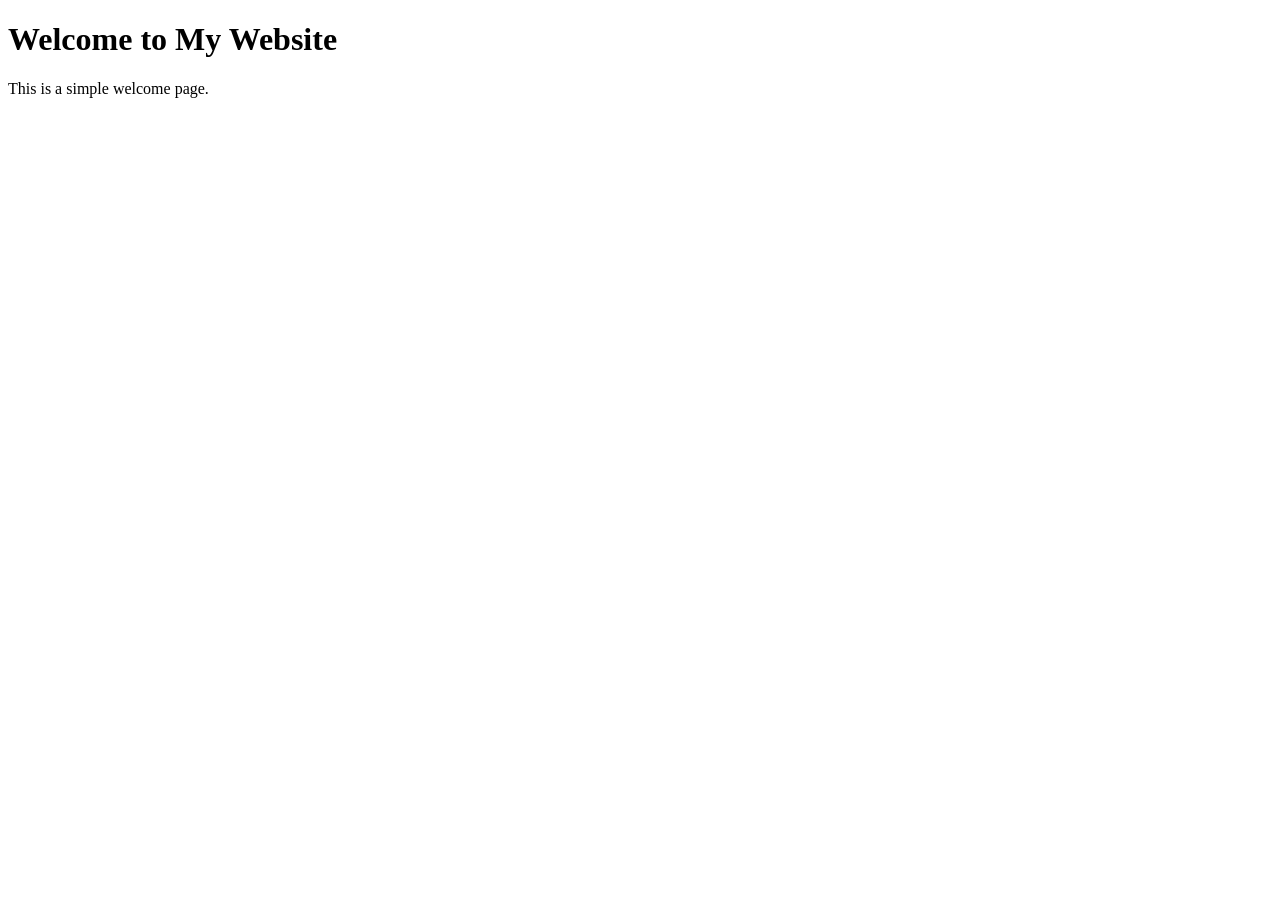
<file: Day 2/broad.html>
<!DOCTYPE html>
<html lang="en">
<head>
    <meta charset="UTF-8">
    <meta name="viewport" content="width=device-width, initial-scale=1.0">
    <title>Welcome!</title>
</head>
<body>
    <h1>Welcome to My Website</h1>
    <p>This is a simple welcome page.</p>
</body>
</html>
</file>
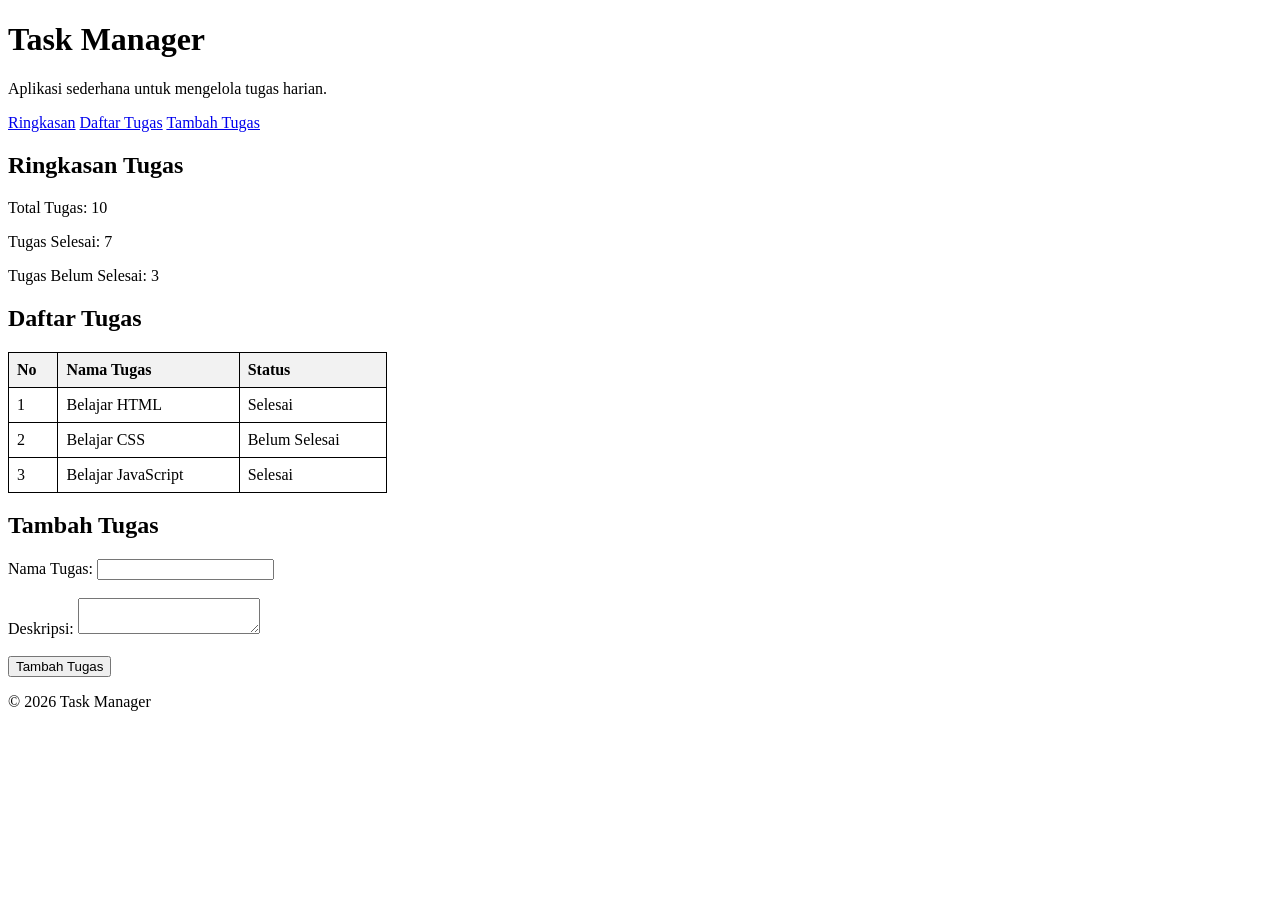
<file: Day 2/index2.html>
<!DOCTYPE html>
<html lang="id">
<head>
    <meta charset="UTF-8">
    <meta name="viewport" content="width=device-width, initial-scale=1.0">
    <title>Task Manager</title>
</head>
<body>

    <header>
        <h1>Task Manager</h1>
        <p>Aplikasi sederhana untuk mengelola tugas harian.</p>
    </header>

    <nav aria-label="Navigasi utama">
        <a href="#ringkasan">Ringkasan</a>
        <a href="#daftar-tugas">Daftar Tugas</a>
        <a href="#tambah-tugas">Tambah Tugas</a>
    </nav>

    <main>
        <style>
            table {
                width: 30%;
                border-collapse: collapse;
            }
            th, td {
                border: 1px solid #000;
                padding: 8px;
                text-align: left;
            }
            th {
                background-color: #f2f2f2;
            }
        </style>
        <section id="ringkasan">
            <h2>Ringkasan Tugas</h2>
            <article>
                <p>Total Tugas: 10</p>
                <p>Tugas Selesai: 7</p>
                <p>Tugas Belum Selesai: 3</p>
            </article>
        </section>

        <section id="daftar-tugas">
            <h2>Daftar Tugas</h2>
            <table>
                <thead>
                    <tr>
                        <th>No</th>
                        <th>Nama Tugas</th>
                        <th>Status</th>
                    </tr>
                </thead>
                <tbody>
                    <tr>
                        <td>1</td>
                        <td>Belajar HTML</td>
                        <td>Selesai</td>
                    </tr>
                    <tr>
                        <td>2</td>
                        <td>Belajar CSS</td>
                        <td>Belum Selesai</td>
                    </tr>
                    <tr>
                        <td>3</td>
                        <td>Belajar JavaScript</td>
                        <td>Selesai</td>
                    </tr>
                </tbody>
            </table>
        </section>

        <section id="tambah-tugas">
            <h2>Tambah Tugas</h2>
            <article>
                <form>
                    <label for="nama-tugas">Nama Tugas:</label>
                    <input type="text" id="nama-tugas" name="nama-tugas" required>
                    <br><br>
                    <label for="deskripsi">Deskripsi:</label>
                    <textarea id="deskripsi" name="deskripsi"></textarea>
                    <br><br>
                    <button type="submit">Tambah Tugas</button>
                </form>
            </article>
        </section>
    </main>

    <footer>
        <p>&copy; 2026 Task Manager</p>
    </footer>

</body>
</html>
</file>
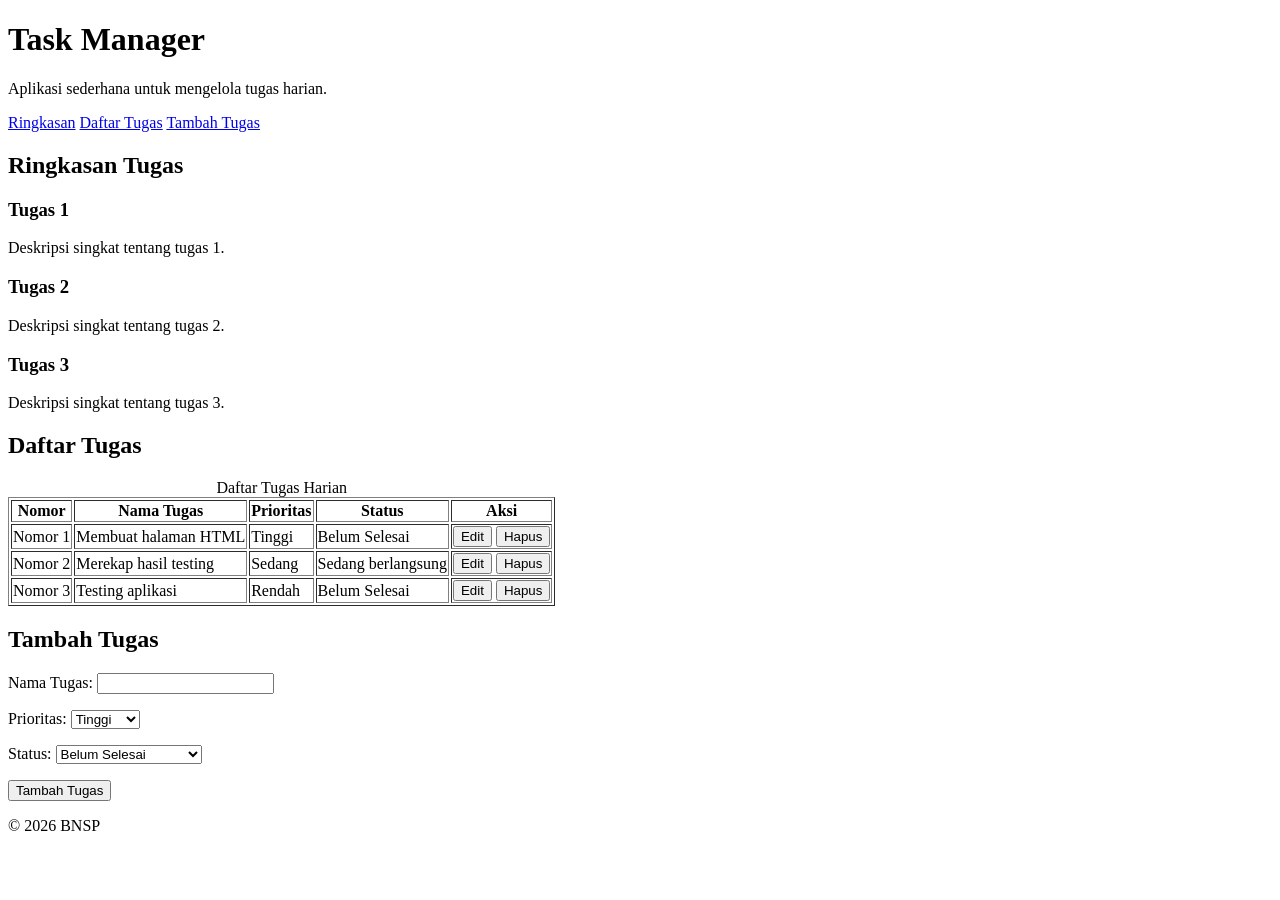
<file: Day 2/index3.html>
<!DOCTYPE html>
<html lang="id">
<head>
    <meta charset="UTF-8">
    <meta name="viewport" content="width=device-width, initial-scale=1.0">
    <title>Task Manager</title>
</head>
<body>
    <header>
        <h1>Task Manager</h1>
        <p>Aplikasi sederhana untuk mengelola tugas harian.</p>
        <nav aria-label="Navigasi Utama">
            <a href="#ringkasan">Ringkasan</a>
            <a href="#daftar-tugas">Daftar Tugas</a>
            <a href="#tambah-tugas">Tambah Tugas</a>
        </nav>
    </header>

    <main>
        <section id="ringkasan">
            <h2>Ringkasan Tugas</h2>

            <article>
                <h3>Tugas 1</h3>
                <p>Deskripsi singkat tentang tugas 1.</p>
            </article>
            <article>
                <h3>Tugas 2</h3>
                <p>Deskripsi singkat tentang tugas 2.</p>
            </article>
            <article>
                <h3>Tugas 3</h3>
                <p>Deskripsi singkat tentang tugas 3.</p>
            </article>
        </section>

        <section id="daftar-tugas">
            <h2>Daftar Tugas</h2>

            <table border="1">
                <caption>Daftar Tugas Harian</caption>
                <thead>
                    <tr>
                        <th scope="col">Nomor</th>
                        <th scope="col">Nama Tugas</th>
                        <th scope="col">Prioritas</th>
                        <th scope="col">Status</th>
                        <th scope="col">Aksi</th>
                    </tr>
                </thead>
                <tbody>
                    <tr>
                        <td>Nomor 1</td>
                        <td>Membuat halaman HTML</td>
                        <td>Tinggi</td>
                        <td>Belum Selesai</td>
                        <td><button>Edit</button> <button>Hapus</button></td>
                    </tr>
                    <tr>
                        <td>Nomor 2</td>
                        <td>Merekap hasil testing</td>
                        <td>Sedang</td>
                        <td>Sedang berlangsung</td>
                        <td><button>Edit</button> <button>Hapus</button></td>
                    </tr>
                    <tr>
                        <td>Nomor 3</td>
                        <td>Testing aplikasi</td>
                        <td>Rendah</td>
                        <td>Belum Selesai</td>
                        <td><button>Edit</button> <button>Hapus</button></td>
                    </tr>
                </tbody>
            </table>
        </section>

                <section id="tambah-tugas">
            <h2>Tambah Tugas</h2>

            <form action="#" method="post">
                <p>
                    <label for="nama-tugas">Nama Tugas:</label>
                    <input type="text" id="nama-tugas" name="nama-tugas" required>
                </p>

                <p>
                    <label for="prioritas">Prioritas:</label>
                    <select id="prioritas" name="prioritas">
                        <option value="tinggi">Tinggi</option>
                        <option value="sedang">Sedang</option>
                        <option value="rendah">Rendah</option>
                    </select>
                </p>

                <p>
                    <label for="status">Status:</label>
                    <select id="status" name="status">
                        <option value="belum-selesai">Belum Selesai</option>
                        <option value="sedang-berlangsung">Sedang berlangsung</option>
                        <option value="selesai">Selesai</option>
                    </select>
                </p>

                <button type="submit">Tambah Tugas</button>
            </form>
    </main>

    <footer>
        <p>&copy; 2026 BNSP</p>
    </footer>
</body>
</html>
</file>
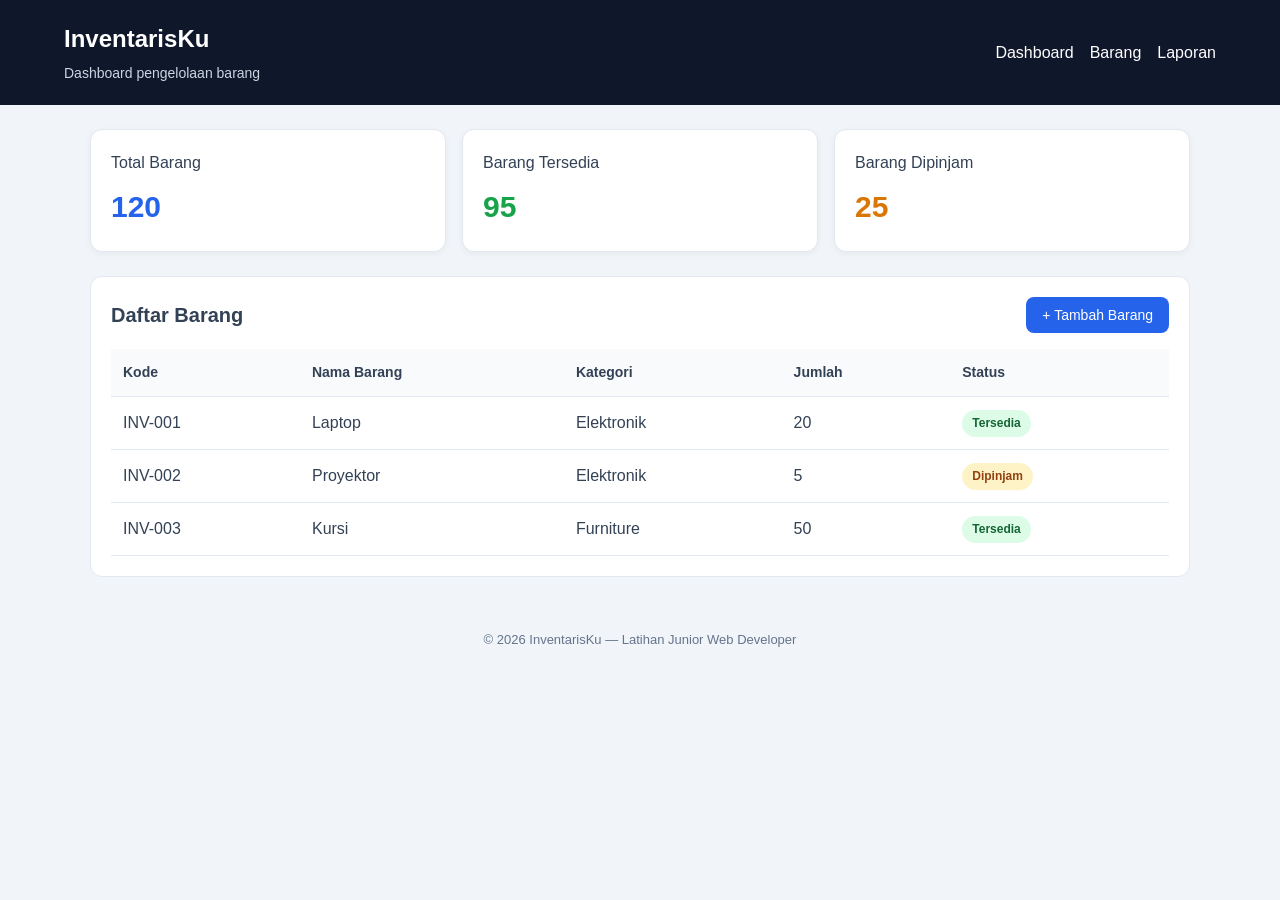
<file: Day 3/viewport.html>
<!DOCTYPE html>
<html lang="id">
<head>
  <meta charset="UTF-8">
  <meta name="viewport" content="width=device-width, initial-scale=1.0">

  <title>InventarisKu</title>
  <link rel="stylesheet" href="style-viewport.css">
</head>
<body>
  <header class="header">
    <div>
      <h1>InventarisKu</h1>
      <p>Dashboard pengelolaan barang</p>
    </div>

    <nav class="nav-links">
      <a href="#">Dashboard</a>
      <a href="#">Barang</a>
      <a href="#">Laporan</a>
    </nav>
  </header>

  <main class="container">
    <section class="summary">
      <article class="card">
        <h2>Total Barang</h2>
        <p class="number">120</p>
      </article>

      <article class="card">
        <h2>Barang Tersedia</h2>
        <p class="number success">95</p>
      </article>

      <article class="card">
        <h2>Barang Dipinjam</h2>
        <p class="number warning">25</p>
      </article>
    </section>

    <section class="content-section">
      <div class="section-heading">
        <h2>Daftar Barang</h2>
        <button class="btn-primary" type="button">
          + Tambah Barang
        </button>
      </div>

      <div class="table-wrapper">
        <table>
          <thead>
            <tr>
              <th>Kode</th>
              <th>Nama Barang</th>
              <th>Kategori</th>
              <th>Jumlah</th>
              <th>Status</th>
            </tr>
          </thead>

          <tbody>
            <tr>
              <td>INV-001</td>
              <td>Laptop</td>
              <td>Elektronik</td>
              <td>20</td>
              <td><span class="badge tersedia">Tersedia</span></td>
            </tr>

            <tr>
              <td>INV-002</td>
              <td>Proyektor</td>
              <td>Elektronik</td>
              <td>5</td>
              <td><span class="badge dipinjam">Dipinjam</span></td>
            </tr>

            <tr>
              <td>INV-003</td>
              <td>Kursi</td>
              <td>Furniture</td>
              <td>50</td>
              <td><span class="badge tersedia">Tersedia</span></td>
            </tr>
          </tbody>
        </table>
      </div>
    </section>
  </main>

  <footer class="footer">
    <p>&copy; 2026 InventarisKu — Latihan Junior Web Developer</p>
  </footer>
</body>
</html>
</file>
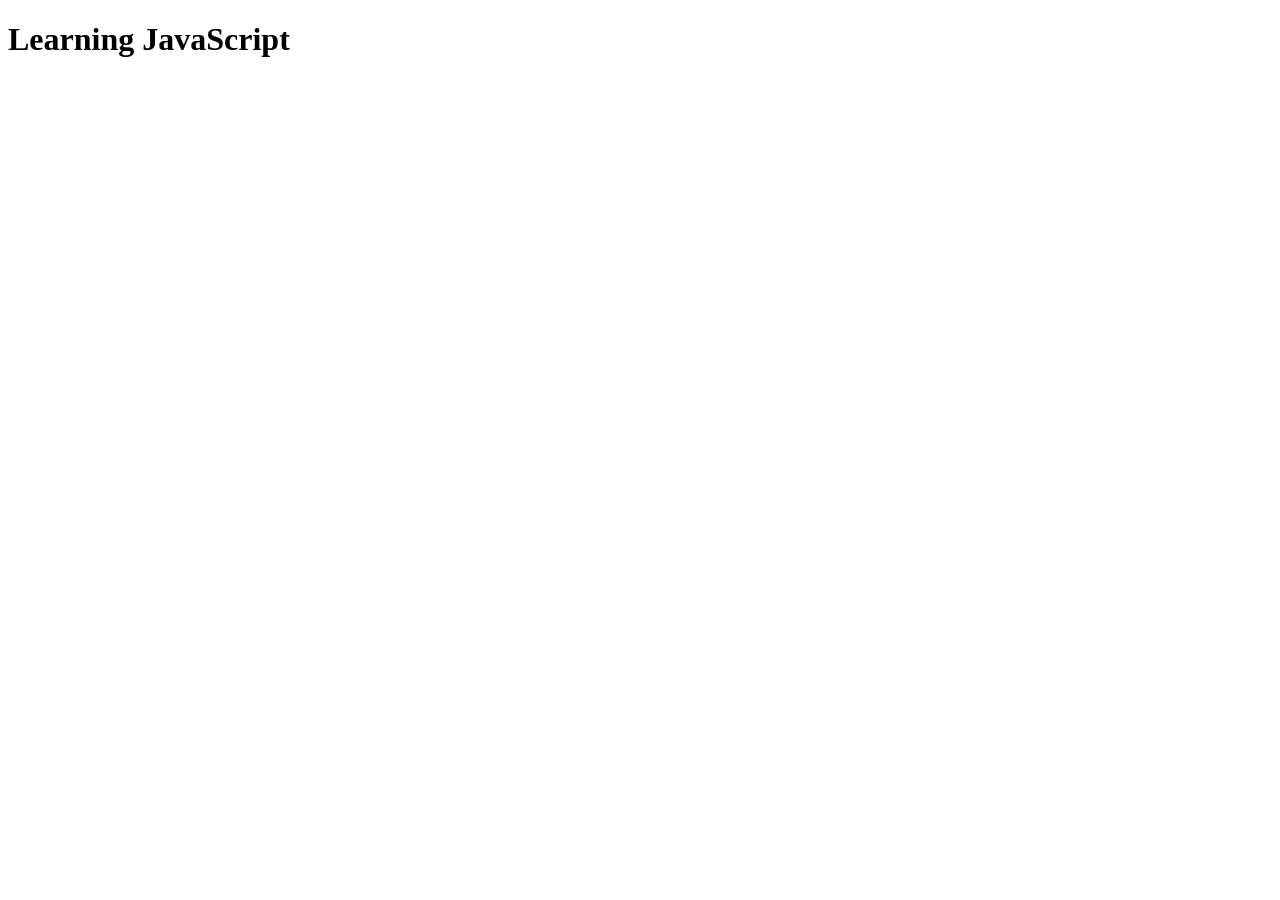
<file: Day 4/sp.html>
<!DOCTYPE html>
<html lang="jp">
<head>
    <meta charset="UTF-8">
    <meta name="viewport" content="width=device-width, initial-scale=1.0">
    <title>Aplikasi Inventaris</title>
    <script src="script8.js" defer></script>
</head>
<body>
    <h1>Learning JavaScript</h1>
</body>
</html>
</file>
<file: Day 3/style.css>
/* ===== CSS Variables - Premium Design System ===== */
:root {
    /* Colors */
    --bg-primary: #f9fafb;
    --bg-secondary: #ffffff;
    --bg-accent: #f3f4f6;
    
    --border-color: #e5e7eb;
    --border-color-strong: #d1d5db;
    
    --text-primary: #111827;
    --text-secondary: #374151;
    --text-tertiary: #6b7280;
    --text-inverse: #ffffff;
    
    --accent-primary: #6366f1;
    --accent-primary-hover: #4f46e5;
    --accent-primary-active: #4338ca;
    
    --accent-success: #10b981;
    
    /* Spacing */
    --space-xs: 0.25rem;
    --space-sm: 0.5rem;
    --space-md: 0.75rem;
    --space-lg: 1rem;
    --space-xl: 1.25rem;
    --space-2xl: 1.5rem;
    --space-3xl: 2rem;
    --space-4xl: 2.5rem;
    --space-5xl: 3rem;
    
    /* Border Radius */
    --radius-sm: 0.375rem;
    --radius-md: 0.5rem;
    --radius-lg: 0.75rem;
    --radius-xl: 1rem;
    
    /* Shadows */
    --shadow-sm: 0 1px 2px 0 rgb(0 0 0 / 0.05);
    --shadow-md: 0 4px 6px -1px rgb(0 0 0 / 0.1), 0 2px 4px -2px rgb(0 0 0 / 0.1);
    --shadow-lg: 0 10px 15px -3px rgb(0 0 0 / 0.1), 0 4px 6px -4px rgb(0 0 0 / 0.1);
    --shadow-xl: 0 20px 25px -5px rgb(0 0 0 / 0.1), 0 8px 10px -6px rgb(0 0 0 / 0.1);
    
    /* Transitions */
    --transition-fast: 150ms ease-in-out;
    --transition-base: 200ms ease-in-out;
}

/* ===== Reset & Base Styles ===== */
* {
    margin: 0;
    padding: 0;
    box-sizing: border-box;
}

html {
    font-size: 16px;
    scroll-behavior: smooth;
}

body {
    font-family: 'Inter', -apple-system, BlinkMacSystemFont, 'Segoe UI', 'Roboto', 'Oxygen',
        'Ubuntu', 'Cantarell', 'Fira Sans', 'Droid Sans', 'Helvetica Neue',
        sans-serif;
    background-color: var(--bg-primary);
    color: var(--text-primary);
    line-height: 1.6;
    -webkit-font-smoothing: antialiased;
    -moz-osx-font-smoothing: grayscale;
    min-width: 0;
}

/* ===== Top Navigation Bar ===== */
.top-nav {
    display: flex;
    align-items: center;
    justify-content: space-between;
    background-color: var(--bg-secondary);
    border-bottom: 1px solid var(--border-color);
    padding: var(--space-lg) var(--space-3xl);
    box-shadow: var(--shadow-sm);
    gap: var(--space-lg);
    flex-wrap: wrap;
    position: sticky;
    top: 0;
    z-index: 100;
    min-width: 0;
}

.nav-left {
    display: flex;
    align-items: center;
    gap: var(--space-xl);
    flex: 1;
    min-width: 0;
    flex-wrap: wrap;
}

.nav-logo {
    display: flex;
    align-items: center;
    gap: var(--space-sm);
    color: var(--accent-primary);
    flex-shrink: 0;
}

.nav-logo-icon {
    width: 24px;
    height: 24px;
    flex-shrink: 0;
}

.nav-logo-text {
    font-size: 1.125rem;
    font-weight: 700;
    letter-spacing: -0.02em;
}

.nav-divider {
    width: 1px;
    height: 24px;
    background-color: var(--border-color);
    flex-shrink: 0;
}

.nav-document {
    display: flex;
    align-items: center;
    min-width: 0;
}

.nav-document-label {
    color: var(--text-secondary);
    font-size: 0.875rem;
    font-weight: 500;
    overflow: hidden;
    text-overflow: ellipsis;
    white-space: nowrap;
    max-width: 200px;
}

.nav-right {
    display: flex;
    align-items: center;
    gap: var(--space-xl);
    flex-shrink: 0;
    flex-wrap: wrap;
}

.nav-indicator {
    display: flex;
    align-items: center;
    gap: var(--space-sm);
    padding: var(--space-xs) var(--space-md);
    background-color: #ecfdf5;
    border: 1px solid #a7f3d0;
    border-radius: var(--radius-md);
    flex-shrink: 0;
}

.nav-indicator-dot {
    width: 8px;
    height: 8px;
    background-color: var(--accent-success);
    border-radius: 50%;
    flex-shrink: 0;
}

.nav-indicator-text {
    color: #065f46;
    font-size: 0.75rem;
    font-weight: 600;
    white-space: nowrap;
}

.nav-print-btn {
    display: flex;
    align-items: center;
    gap: var(--space-sm);
    padding: var(--space-sm) var(--space-lg);
    background-color: var(--accent-primary);
    color: var(--text-inverse);
    text-decoration: none;
    font-size: 0.875rem;
    font-weight: 600;
    border-radius: var(--radius-md);
    border: 1px solid var(--accent-primary);
    transition: background-color var(--transition-fast), border-color var(--transition-fast), box-shadow var(--transition-fast);
    white-space: nowrap;
    flex-shrink: 0;
}

.nav-print-btn:hover {
    background-color: var(--accent-primary-hover);
    border-color: var(--accent-primary-hover);
    box-shadow: var(--shadow-md);
}

.nav-print-btn:focus {
    outline: 2px solid var(--accent-primary);
    outline-offset: 2px;
}

.nav-print-btn:active {
    background-color: var(--accent-primary-active);
    border-color: var(--accent-primary-active);
}

.nav-btn-icon {
    width: 18px;
    height: 18px;
    flex-shrink: 0;
}

/* ===== Main Workspace ===== */
.workspace {
    display: grid;
    grid-template-columns: 420px 1fr;
    gap: var(--space-3xl);
    max-width: 1600px;
    margin: 0 auto;
    padding: var(--space-3xl);
    min-width: 0;
    align-items: start;
}

/* ===== Editor Panel ===== */
.editor-panel {
    background-color: var(--bg-secondary);
    border: 1px solid var(--border-color);
    border-radius: var(--radius-xl);
    box-shadow: var(--shadow-md);
    overflow: hidden;
    max-height: calc(100vh - 140px);
    overflow-y: auto;
    position: sticky;
    top: 90px;
    min-width: 0;
}

.editor-header {
    padding: var(--space-2xl);
    border-bottom: 1px solid var(--border-color);
    background-color: var(--bg-secondary);
}

.editor-title {
    font-size: 1.25rem;
    font-weight: 700;
    color: var(--text-primary);
    margin-bottom: var(--space-xs);
    letter-spacing: -0.01em;
}

.editor-subtitle {
    font-size: 0.8125rem;
    color: var(--text-tertiary);
    line-height: 1.5;
}

.editor-section {
    border-bottom: 1px solid var(--border-color);
}

.editor-section:last-of-type {
    border-bottom: none;
}

.editor-section-summary {
    display: flex;
    align-items: center;
    justify-content: space-between;
    padding: var(--space-lg) var(--space-2xl);
    cursor: pointer;
    list-style: none;
    background-color: var(--bg-secondary);
    transition: background-color var(--transition-fast);
    user-select: none;
}

.editor-section-summary::-webkit-details-marker {
    display: none;
}

.editor-section-summary:hover {
    background-color: var(--bg-accent);
}

.editor-section-summary:focus {
    outline: 2px solid var(--accent-primary);
    outline-offset: -2px;
}

.editor-section-title {
    font-size: 0.9375rem;
    font-weight: 600;
    color: var(--text-primary);
}

.editor-section-chevron {
    width: 16px;
    height: 16px;
    color: var(--text-tertiary);
    transition: transform var(--transition-base);
    flex-shrink: 0;
}

.editor-section[open] .editor-section-chevron {
    transform: rotate(180deg);
}

.editor-section-content {
    padding: 0 var(--space-2xl) var(--space-2xl) var(--space-2xl);
    display: flex;
    flex-direction: column;
    gap: var(--space-lg);
    background-color: var(--bg-secondary);
}

/* Form Elements */
.form-group {
    display: flex;
    flex-direction: column;
    gap: var(--space-xs);
    min-width: 0;
}

.form-row {
    display: flex;
    gap: var(--space-lg);
    min-width: 0;
}

.form-group-half {
    flex: 1;
    min-width: 0;
}

.form-label {
    font-size: 0.8125rem;
    font-weight: 500;
    color: var(--text-secondary);
}

.form-input,
.form-textarea {
    width: 100%;
    padding: var(--space-sm) var(--space-md);
    font-family: 'Inter', -apple-system, BlinkMacSystemFont, 'Segoe UI', sans-serif;
    font-size: 0.875rem;
    color: var(--text-primary);
    background-color: var(--bg-secondary);
    border: 1px solid var(--border-color-strong);
    border-radius: var(--radius-md);
    transition: border-color var(--transition-fast), box-shadow var(--transition-fast);
    min-width: 0;
}

.form-input:hover,
.form-textarea:hover {
    border-color: var(--accent-primary);
}

.form-input:focus,
.form-textarea:focus {
    outline: none;
    border-color: var(--accent-primary);
    box-shadow: 0 0 0 3px rgb(99 102 241 / 0.1);
}

.form-textarea {
    resize: vertical;
    min-height: 80px;
    line-height: 1.6;
}

.form-hint {
    font-size: 0.75rem;
    color: var(--text-tertiary);
}

/* Experience Items */
.experience-item {
    display: flex;
    flex-direction: column;
    gap: var(--space-md);
    padding: var(--space-lg);
    background-color: var(--bg-accent);
    border-radius: var(--radius-lg);
    border: 1px solid var(--border-color);
}

.experience-item-header {
    padding-bottom: var(--space-sm);
    border-bottom: 1px solid var(--border-color);
}

.experience-item-title {
    font-size: 0.8125rem;
    font-weight: 600;
    color: var(--text-primary);
}

.experience-divider {
    height: 1px;
    background-color: var(--border-color);
    margin: var(--space-sm) 0;
}

/* Print Instructions */
.print-instructions {
    padding: var(--space-2xl);
    background-color: #eff6ff;
    border-top: 1px solid #bfdbfe;
}

.print-instructions-title {
    font-size: 0.9375rem;
    font-weight: 600;
    color: #1e40af;
    margin-bottom: var(--space-sm);
}

.print-instructions-text {
    font-size: 0.8125rem;
    color: #1e40af;
    margin-bottom: var(--space-md);
}

.print-instructions-list {
    margin-left: var(--space-xl);
    margin-bottom: var(--space-md);
    display: flex;
    flex-direction: column;
    gap: var(--space-xs);
}

.print-instructions-list li {
    font-size: 0.8125rem;
    color: #1e40af;
    line-height: 1.5;
}

.print-instructions-note {
    font-size: 0.75rem;
    color: #3730a3;
    font-style: italic;
}

/* ===== Preview Panel ===== */
.preview-panel {
    display: flex;
    flex-direction: column;
    gap: var(--space-lg);
    min-width: 0;
}

.preview-header {
    padding: var(--space-lg) var(--space-xl);
    background-color: var(--bg-secondary);
    border: 1px solid var(--border-color);
    border-radius: var(--radius-xl);
    box-shadow: var(--shadow-sm);
}

.preview-title {
    font-size: 1.125rem;
    font-weight: 700;
    color: var(--text-primary);
    margin-bottom: var(--space-xs);
}

.preview-subtitle {
    font-size: 0.8125rem;
    color: var(--text-tertiary);
}

.preview-container {
    background-color: var(--bg-accent);
    border: 1px solid var(--border-color);
    border-radius: var(--radius-xl);
    padding: var(--space-3xl);
    box-shadow: var(--shadow-md);
    overflow-x: auto;
    min-width: 0;
}

.cv-page {
    width: 210mm;
    min-height: 297mm;
    margin: 0 auto;
    background-color: white;
    padding: 20mm;
    box-shadow: var(--shadow-xl);
    border: 1px solid #d1d5db;
    font-family: 'Inter', -apple-system, BlinkMacSystemFont, 'Segoe UI', sans-serif;
    color: var(--text-primary);
    line-height: 1.6;
    outline: none;
    min-width: 0;
    max-width: 100%;
}

/* CV Header */
.cv-header {
    margin-bottom: var(--space-2xl);
    padding-bottom: var(--space-xl);
    border-bottom: 2px solid var(--accent-primary);
}

.cv-name {
    font-size: 2rem;
    font-weight: 700;
    color: var(--text-primary);
    margin-bottom: var(--space-xs);
    letter-spacing: -0.02em;
    line-height: 1.2;
}

.cv-title {
    font-size: 1.125rem;
    font-weight: 600;
    color: var(--accent-primary);
    margin-bottom: var(--space-lg);
}

.cv-contact {
    display: flex;
    flex-wrap: wrap;
    gap: var(--space-md) var(--space-xl);
}

.cv-contact-item {
    display: flex;
    align-items: center;
    gap: var(--space-xs);
    font-size: 0.8125rem;
    color: var(--text-secondary);
}

.cv-contact-icon {
    width: 14px;
    height: 14px;
    color: var(--text-tertiary);
    flex-shrink: 0;
}

/* CV Sections */
.cv-section {
    margin-bottom: var(--space-2xl);
}

.cv-section:last-of-type {
    margin-bottom: 0;
}

.cv-section-title {
    font-size: 1rem;
    font-weight: 700;
    color: var(--text-primary);
    text-transform: uppercase;
    letter-spacing: 0.05em;
    margin-bottom: var(--space-lg);
    padding-bottom: var(--space-xs);
    border-bottom: 1px solid var(--border-color-strong);
}

/* CV Section Text */
.cv-section-text {
    font-size: 0.875rem;
    color: var(--text-secondary);
    line-height: 1.7;
}

/* Work Experience */
.cv-experience-item {
    margin-bottom: var(--space-xl);
    break-inside: avoid;
}

.cv-experience-item:last-of-type {
    margin-bottom: 0;
}

.cv-experience-header {
    display: flex;
    justify-content: space-between;
    align-items: flex-start;
    margin-bottom: var(--space-sm);
    gap: var(--space-lg);
    flex-wrap: wrap;
}

.cv-experience-role {
    font-size: 0.9375rem;
    font-weight: 600;
    color: var(--text-primary);
    margin-bottom: var(--space-xs);
}

.cv-experience-company {
    font-size: 0.875rem;
    font-weight: 500;
    color: var(--accent-primary);
}

.cv-experience-meta {
    text-align: right;
    flex-shrink: 0;
}

.cv-experience-period,
.cv-experience-location {
    font-size: 0.8125rem;
    color: var(--text-tertiary);
    line-height: 1.5;
}

.cv-experience-list {
    margin-left: var(--space-xl);
    display: flex;
    flex-direction: column;
    gap: var(--space-xs);
}

.cv-experience-list li {
    font-size: 0.875rem;
    color: var(--text-secondary);
    line-height: 1.7;
}

/* Education */
.cv-education-item {
    break-inside: avoid;
}

.cv-education-header {
    display: flex;
    justify-content: space-between;
    align-items: flex-start;
    margin-bottom: var(--space-xs);
    gap: var(--space-lg);
    flex-wrap: wrap;
}

.cv-education-degree {
    font-size: 0.9375rem;
    font-weight: 600;
    color: var(--text-primary);
    margin-bottom: var(--space-xs);
}

.cv-education-school {
    font-size: 0.875rem;
    font-weight: 500;
    color: var(--accent-primary);
}

.cv-education-meta {
    text-align: right;
    flex-shrink: 0;
}

.cv-education-year {
    font-size: 0.8125rem;
    color: var(--text-tertiary);
}

.cv-education-desc {
    font-size: 0.875rem;
    color: var(--text-secondary);
    line-height: 1.7;
}

/* Skills */
.cv-skills-group {
    margin-bottom: var(--space-lg);
}

.cv-skills-group:last-of-type {
    margin-bottom: 0;
}

.cv-skills-group-title {
    font-size: 0.875rem;
    font-weight: 600;
    color: var(--text-primary);
    margin-bottom: var(--space-sm);
}

.cv-skills-chips {
    display: flex;
    flex-wrap: wrap;
    gap: var(--space-xs) var(--space-sm);
}

.cv-skill-chip {
    display: inline-block;
    padding: var(--space-xs) var(--space-md);
    background-color: var(--bg-accent);
    color: var(--text-secondary);
    font-size: 0.8125rem;
    font-weight: 500;
    border-radius: var(--radius-md);
    border: 1px solid var(--border-color);
}

/* Projects */
.cv-project-item {
    break-inside: avoid;
}

.cv-project-header {
    display: flex;
    justify-content: space-between;
    align-items: flex-start;
    margin-bottom: var(--space-xs);
    gap: var(--space-lg);
    flex-wrap: wrap;
}

.cv-project-name {
    font-size: 0.9375rem;
    font-weight: 600;
    color: var(--text-primary);
}

.cv-project-link {
    font-size: 0.8125rem;
    color: var(--accent-primary);
    text-decoration: none;
    word-break: break-all;
}

.cv-project-link:hover {
    text-decoration: underline;
}

.cv-project-desc {
    font-size: 0.875rem;
    color: var(--text-secondary);
    line-height: 1.7;
}

/* Certifications */
.cv-cert-item {
    break-inside: avoid;
}

.cv-cert-header {
    display: flex;
    justify-content: space-between;
    align-items: flex-start;
    margin-bottom: var(--space-xs);
    gap: var(--space-lg);
    flex-wrap: wrap;
}

.cv-cert-name {
    font-size: 0.9375rem;
    font-weight: 600;
    color: var(--text-primary);
}

.cv-cert-date {
    font-size: 0.8125rem;
    color: var(--text-tertiary);
    flex-shrink: 0;
}

.cv-cert-issuer {
    font-size: 0.875rem;
    color: var(--accent-primary);
    font-weight: 500;
}

/* Preview Note */
.preview-note {
    font-size: 0.8125rem;
    color: var(--text-tertiary);
    text-align: center;
    padding: var(--space-md);
    background-color: var(--bg-secondary);
    border: 1px solid var(--border-color);
    border-radius: var(--radius-lg);
}

/* ===== Responsive Design ===== */

/* Desktop Large */
@media (max-width: 1440px) {
    .workspace {
        max-width: 1400px;
        padding: var(--space-2xl);
        gap: var(--space-2xl);
    }
}

/* Desktop */
@media (max-width: 1280px) {
    .workspace {
        grid-template-columns: 380px 1fr;
        padding: var(--space-xl);
        gap: var(--space-xl);
    }
    
    .top-nav {
        padding: var(--space-lg) var(--space-xl);
    }
}

/* Laptop */
@media (max-width: 1024px) {
    .workspace {
        grid-template-columns: 340px 1fr;
        padding: var(--space-lg);
        gap: var(--space-lg);
    }
    
    .top-nav {
        padding: var(--space-md) var(--space-lg);
    }
    
    .nav-left {
        gap: var(--space-md);
    }
    
    .nav-right {
        gap: var(--space-md);
    }
    
    .preview-container {
        padding: var(--space-xl);
    }
}

/* Tablet */
@media (max-width: 768px) {
    .workspace {
        grid-template-columns: 1fr;
        padding: var(--space-md);
        gap: var(--space-lg);
    }
    
    .top-nav {
        padding: var(--space-md);
        flex-direction: column;
        align-items: flex-start;
    }
    
    .nav-left {
        width: 100%;
        gap: var(--space-md);
        flex-wrap: wrap;
    }
    
    .nav-divider {
        display: none;
    }
    
    .nav-document-label {
        max-width: 150px;
    }
    
    .nav-right {
        width: 100%;
        justify-content: space-between;
        gap: var(--space-sm);
    }
    
    .editor-panel {
        position: static;
        max-height: none;
        overflow-y: visible;
    }
    
    .editor-header,
    .editor-section-summary,
    .editor-section-content,
    .print-instructions {
        padding-left: var(--space-lg);
        padding-right: var(--space-lg);
    }
    
    .preview-container {
        padding: var(--space-md);
        overflow-x: auto;
    }
    
    .cv-page {
        width: 210mm;
        min-width: 210mm;
        padding: 15mm;
    }
    
    .cv-contact {
        gap: var(--space-xs) var(--space-md);
    }
    
    .cv-experience-header,
    .cv-education-header,
    .cv-project-header,
    .cv-cert-header {
        flex-direction: column;
        align-items: flex-start;
    }
    
    .cv-experience-meta,
    .cv-education-meta,
    .cv-cert-date {
        text-align: left;
    }
}

/* Smartphone */
@media (max-width: 430px) {
    .top-nav {
        padding: var(--space-sm);
    }
    
    .nav-left {
        flex-direction: column;
        align-items: flex-start;
        gap: var(--space-sm);
        width: 100%;
    }
    
    .nav-logo {
        width: 100%;
    }
    
    .nav-document {
        width: 100%;
    }
    
    .nav-document-label {
        max-width: 100%;
    }
    
    .nav-right {
        flex-direction: column;
        align-items: flex-start;
        width: 100%;
        gap: var(--space-sm);
    }
    
    .nav-indicator,
    .nav-print-btn {
        width: 100%;
        justify-content: center;
    }
    
    .workspace {
        padding: var(--space-sm);
        gap: var(--space-md);
    }
    
    .editor-header,
    .editor-section-summary,
    .editor-section-content,
    .print-instructions {
        padding-left: var(--space-md);
        padding-right: var(--space-md);
    }
    
    .editor-section-content {
        gap: var(--space-md);
    }
    
    .form-row {
        flex-direction: column;
        gap: var(--space-md);
    }
    
    .form-group-half {
        width: 100%;
    }
    
    .experience-item {
        padding: var(--space-md);
    }
    
    .preview-header {
        padding: var(--space-md);
    }
    
    .preview-container {
        padding: var(--space-sm);
    }
    
    .cv-page {
        width: 210mm;
        min-width: 210mm;
        padding: 12mm;
        font-size: 0.875rem;
    }
    
    .cv-name {
        font-size: 1.75rem;
    }
    
    .cv-title {
        font-size: 1rem;
    }
    
    .cv-contact {
        flex-direction: column;
        gap: var(--space-xs);
    }
    
    .cv-section-title {
        font-size: 0.9375rem;
    }
    
    .cv-experience-list {
        margin-left: var(--space-lg);
    }
    
    .preview-note {
        padding: var(--space-sm);
        font-size: 0.75rem;
    }
}

/* Very small smartphone */
@media (max-width: 375px) {
    .cv-page {
        padding: 10mm;
    }
    
    .cv-name {
        font-size: 1.625rem;
    }
}

/* Very very small smartphone */
@media (max-width: 320px) {
    .nav-logo-text {
        font-size: 1rem;
    }
    
    .nav-print-btn {
        font-size: 0.8125rem;
        padding: var(--space-xs) var(--space-md);
    }
    
    .editor-title {
        font-size: 1.125rem;
    }
    
    .cv-page {
        padding: 8mm;
    }
    
    .cv-name {
        font-size: 1.5rem;
    }
    
    .cv-section-title {
        font-size: 0.875rem;
    }
}

/* ===== Print Styles ===== */
@media print {
    /* Reset for print */
    *,
    *::before,
    *::after {
        box-shadow: none !important;
        text-shadow: none !important;
    }
    
    html {
        font-size: 11pt;
    }
    
    body {
        background-color: white !important;
        margin: 0;
        padding: 0;
    }
    
    /* Hide non-print elements */
    .top-nav,
    .editor-panel,
    .preview-header,
    .preview-note {
        display: none !important;
    }
    
    /* Show only preview */
    .workspace {
        display: block !important;
        max-width: 100% !important;
        padding: 0 !important;
        margin: 0 !important;
        gap: 0 !important;
    }
    
    .preview-panel {
        width: 100% !important;
        max-width: 100% !important;
    }
    
    .preview-container {
        background-color: white !important;
        border: none !important;
        padding: 0 !important;
        margin: 0 !important;
        box-shadow: none !important;
        overflow: visible !important;
    }
    
    .cv-page {
        width: 210mm !important;
        min-height: 297mm !important;
        margin: 0 auto !important;
        padding: 15mm !important;
        box-shadow: none !important;
        border: none !important;
        page-break-after: always;
    }
    
    .cv-page:last-child {
        page-break-after: auto;
    }
    
    /* Ensure content doesn't break badly */
    .cv-section,
    .cv-experience-item,
    .cv-education-item,
    .cv-project-item,
    .cv-cert-item {
        break-inside: avoid;
        page-break-inside: avoid;
    }
    
    .cv-header {
        break-inside: avoid;
    }
    
    .cv-name {
        color: black !important;
    }
    
    .cv-title {
        color: #4f46e5 !important;
    }
    
    .cv-section-title {
        color: black !important;
        border-bottom-color: #666 !important;
    }
    
    .cv-contact-item,
    .cv-section-text,
    .cv-experience-list li,
    .cv-education-desc,
    .cv-project-desc {
        color: black !important;
    }
    
    .cv-experience-role,
    .cv-experience-company,
    .cv-education-degree,
    .cv-education-school,
    .cv-project-name,
    .cv-cert-name {
        color: black !important;
    }
    
    .cv-experience-period,
    .cv-experience-location,
    .cv-education-year,
    .cv-cert-date,
    .cv-contact-icon {
        color: #666 !important;
    }
    
    .cv-skill-chip {
        background-color: #f3f4f6 !important;
        color: black !important;
        border-color: #d1d5db !important;
    }
    
    .cv-project-link {
        color: #4f46e5 !important;
    }
    
    /* Remove contenteditable outline */
    .cv-page[contenteditable] {
        outline: none !important;
    }
}

/* ===== Page Settings for Print ===== */
@page {
    size: A4 portrait;
    margin: 10mm;
}
</file>
<file: Day 4/inventaris-web/style.css>
/* =========================
   1. PENGATURAN DASAR
========================= */

* {
  box-sizing: border-box;
}

body {
  margin: 0;
  font-family: Arial, Helvetica, sans-serif;
  color: #334155;
  background-color: #f1f5f9;
  line-height: 1.6;
}

input,
button {
  font: inherit;
}

h1,
h2,
p {
  margin-top: 0;
}

/* =========================
   2. HEADER
========================= */

.header {
  background-color: #0f172a;
  color: white;
  padding: 24px 5%;
}

.header-content {
  max-width: 1200px;
  margin: 0 auto;
  display: flex;
  justify-content: space-between;
  align-items: center;
  gap: 16px;
}

.header h1 {
  margin-bottom: 4px;
  font-size: 28px;
}

.header p {
  margin-bottom: 0;
  color: #cbd5e1;
}

.header-label {
  padding: 7px 12px;
  border: 1px solid #475569;
  border-radius: 999px;
  color: #e2e8f0;
  font-size: 13px;
}

/* =========================
   3. KONTEN UTAMA
========================= */

.container {
  width: min(1200px, calc(100% - 40px));
  margin: 28px auto;
}

/* =========================
   4. KARTU RINGKASAN
========================= */

.summary {
  display: grid;
  grid-template-columns: repeat(3, minmax(0, 1fr));
  gap: 18px;
  margin-bottom: 24px;
}

.summary-card {
  padding: 22px;
  background-color: white;
  border-radius: 12px;
  border: 1px solid #e2e8f0;
  box-shadow: 0 3px 8px rgb(15 23 42 / 4%);
}

.summary-card p {
  margin-bottom: 8px;
  font-size: 14px;
  color: #64748b;
}

.summary-card h2 {
  margin-bottom: 0;
  font-size: 26px;
  overflow-wrap: anywhere;
}

.summary-card.blue {
  border-left: 5px solid #2563eb;
}

.summary-card.green {
  border-left: 5px solid #16a34a;
}

.summary-card.purple {
  border-left: 5px solid #9333ea;
}

/* =========================
   5. PANEL
========================= */

.panel {
  margin-bottom: 24px;
  padding: 24px;
  background-color: white;
  border: 1px solid #e2e8f0;
  border-radius: 12px;
  box-shadow: 0 3px 8px rgb(15 23 42 / 4%);
}

.section-heading {
  margin-bottom: 20px;
}

.section-heading h2 {
  margin-bottom: 4px;
  font-size: 20px;
  color: #0f172a;
}

.section-heading p {
  margin-bottom: 0;
  font-size: 14px;
  color: #64748b;
}

/* =========================
   6. FORM
========================= */

.form-grid {
  display: grid;
  grid-template-columns: repeat(2, minmax(0, 1fr));
  gap: 18px;
  margin-bottom: 20px;
}

.form-group {
  display: flex;
  flex-direction: column;
  gap: 7px;
}

.form-group label,
.search-box label {
  font-size: 14px;
  font-weight: 600;
  color: #334155;
}

.form-group input,
.search-box input {
  width: 100%;
  min-width: 0;
  padding: 11px 12px;
  border: 1px solid #cbd5e1;
  border-radius: 8px;
  background-color: white;
  color: #0f172a;
}

.form-group input:focus,
.search-box input:focus {
  outline: 2px solid #93c5fd;
  border-color: #2563eb;
}

/* =========================
   7. TOMBOL
========================= */

.btn {
  padding: 11px 16px;
  border: none;
  border-radius: 8px;
  cursor: pointer;
  transition: background-color 0.2s ease;
}

.btn-primary {
  background-color: #2563eb;
  color: white;
}

.btn-primary:hover {
  background-color: #1d4ed8;
}

.btn:focus-visible {
  outline: 3px solid #93c5fd;
  outline-offset: 2px;
}

.form-message {
  margin: 12px 0 0;
  font-size: 14px;
}

.form-message.success {
  color: #15803d;
}

.form-message.error {
  color: #b91c1c;
}

/* =========================
   8. PENCARIAN
========================= */

.table-heading {
  display: flex;
  justify-content: space-between;
  align-items: end;
  gap: 20px;
}

.search-box {
  width: 280px;
  max-width: 100%;
  display: flex;
  flex-direction: column;
  gap: 7px;
}

/* =========================
   9. TABEL
========================= */

.table-wrapper {
  width: 100%;
  overflow-x: auto;
}

table {
  width: 100%;
  border-collapse: collapse;
  text-align: left;
}

thead {
  background-color: #f8fafc;
}

th,
td {
  padding: 14px 12px;
  border-bottom: 1px solid #e2e8f0;
  white-space: nowrap;
}

th {
  color: #475569;
  font-size: 13px;
  font-weight: 700;
}

td {
  font-size: 14px;
}

tbody tr:hover {
  background-color: #f8fafc;
}

.empty-row {
  padding: 28px;
  text-align: center;
  color: #64748b;
}

.badge {
  display: inline-block;
  padding: 5px 10px;
  border-radius: 999px;
  font-size: 12px;
  font-weight: 700;
}

.badge.aman {
  background-color: #dcfce7;
  color: #166534;
}

.badge.menipis {
  background-color: #fef3c7;
  color: #92400e;
}

.badge.habis {
  background-color: #fee2e2;
  color: #991b1b;
}

.table-info {
  margin: 14px 0 0;
  color: #64748b;
  font-size: 13px;
}

/* =========================
   10. FOOTER
========================= */

.footer {
  padding: 20px;
  text-align: center;
  color: #64748b;
  font-size: 13px;
}

/* =========================
   11. RESPONSIVE TABLET
========================= */

@media (max-width: 768px) {
  .header-content {
    align-items: flex-start;
    flex-direction: column;
  }

  .summary {
    grid-template-columns: 1fr;
  }

  .table-heading {
    align-items: stretch;
    flex-direction: column;
  }

  .search-box {
    width: 100%;
  }
}

/* =========================
   12. RESPONSIVE PONSEL
========================= */

@media (max-width: 480px) {
  .container {
    width: calc(100% - 24px);
    margin: 16px auto;
  }

  .header {
    padding: 20px 16px;
  }

  .header h1 {
    font-size: 24px;
  }

  .panel {
    padding: 16px;
  }

  .form-grid {
    grid-template-columns: 1fr;
    gap: 14px;
  }

  .summary-card {
    padding: 18px;
  }

  .summary-card h2 {
    font-size: 23px;
  }

  .btn-primary {
    width: 100%;
  }

  th,
  td {
    padding: 10px;
  }
}
</file>
<file: Day 3/style-viewport.css>
/* 1. Pengaturan dasar */
* {
  box-sizing: border-box;
}

body {
  margin: 0;
  font-family: Arial, sans-serif;
  color: #334155;
  background-color: #f1f5f9;
  line-height: 1.6;
}

/* 2. Header dan navigasi */
.header {
  display: flex;
  justify-content: space-between;
  align-items: center;
  gap: 20px;
  padding: 20px 5%;
  color: white;
  background-color: #0f172a;
}

.header h1 {
  margin: 0;
  font-size: 24px;
}

.header p {
  margin: 4px 0 0;
  color: #cbd5e1;
  font-size: 14px;
}

.nav-links {
  display: flex;
  flex-wrap: wrap;
  gap: 16px;
}

.nav-links a {
  color: white;
  text-decoration: none;
}

.nav-links a:hover {
  color: #93c5fd;
}

/* 3. Kontainer utama */
.container {
  width: min(100% - 32px, 1100px);
  margin: 24px auto;
}

/* 4. Kartu ringkasan */
.summary {
  display: grid;
  grid-template-columns: repeat(3, minmax(0, 1fr));
  gap: 16px;
}

.card {
  padding: 20px;
  background-color: white;
  border: 1px solid #e2e8f0;
  border-radius: 12px;
  box-shadow: 0 2px 6px rgb(15 23 42 / 5%);
}

.card h2 {
  margin: 0;
  font-size: 16px;
  font-weight: 500;
}

.number {
  margin: 8px 0 0;
  font-size: 30px;
  font-weight: 700;
  color: #2563eb;
}

.success {
  color: #16a34a;
}

.warning {
  color: #d97706;
}

/* 5. Bagian tabel */
.content-section {
  margin-top: 24px;
  padding: 20px;
  background-color: white;
  border: 1px solid #e2e8f0;
  border-radius: 12px;
}

.section-heading {
  display: flex;
  justify-content: space-between;
  align-items: center;
  gap: 12px;
  margin-bottom: 16px;
}

.section-heading h2 {
  margin: 0;
  font-size: 20px;
}

.btn-primary {
  padding: 10px 16px;
  border: none;
  border-radius: 8px;
  background-color: #2563eb;
  color: white;
  font-size: 14px;
  cursor: pointer;
}

.btn-primary:hover {
  background-color: #1d4ed8;
}

.table-wrapper {
  overflow-x: auto;
}

table {
  width: 100%;
  border-collapse: collapse;
  text-align: left;
}

th,
td {
  padding: 12px;
  border-bottom: 1px solid #e2e8f0;
}

th {
  background-color: #f8fafc;
  font-size: 14px;
}

.badge {
  display: inline-block;
  padding: 4px 10px;
  border-radius: 999px;
  font-size: 12px;
  font-weight: 600;
}

.tersedia {
  background-color: #dcfce7;
  color: #166534;
}

.dipinjam {
  background-color: #fef3c7;
  color: #92400e;
}

/* 6. Footer */
.footer {
  padding: 16px;
  text-align: center;
  color: #64748b;
  font-size: 13px;
}

/* 7. Responsive: tablet */
@media (max-width: 768px) {
  .header {
    align-items: flex-start;
    flex-direction: column;
  }

  .summary {
    grid-template-columns: repeat(2, minmax(0, 1fr));
  }
}

/* 8. Responsive: ponsel */
@media (max-width: 480px) {
  .summary {
    grid-template-columns: 1fr;
  }

  .section-heading {
    align-items: stretch;
    flex-direction: column;
  }

  .btn-primary {
    width: 100%;
  }

  .content-section {
    padding: 12px;
  }

  th,
  td {
    padding: 8px;
    font-size: 13px;
  }
}
</file>
